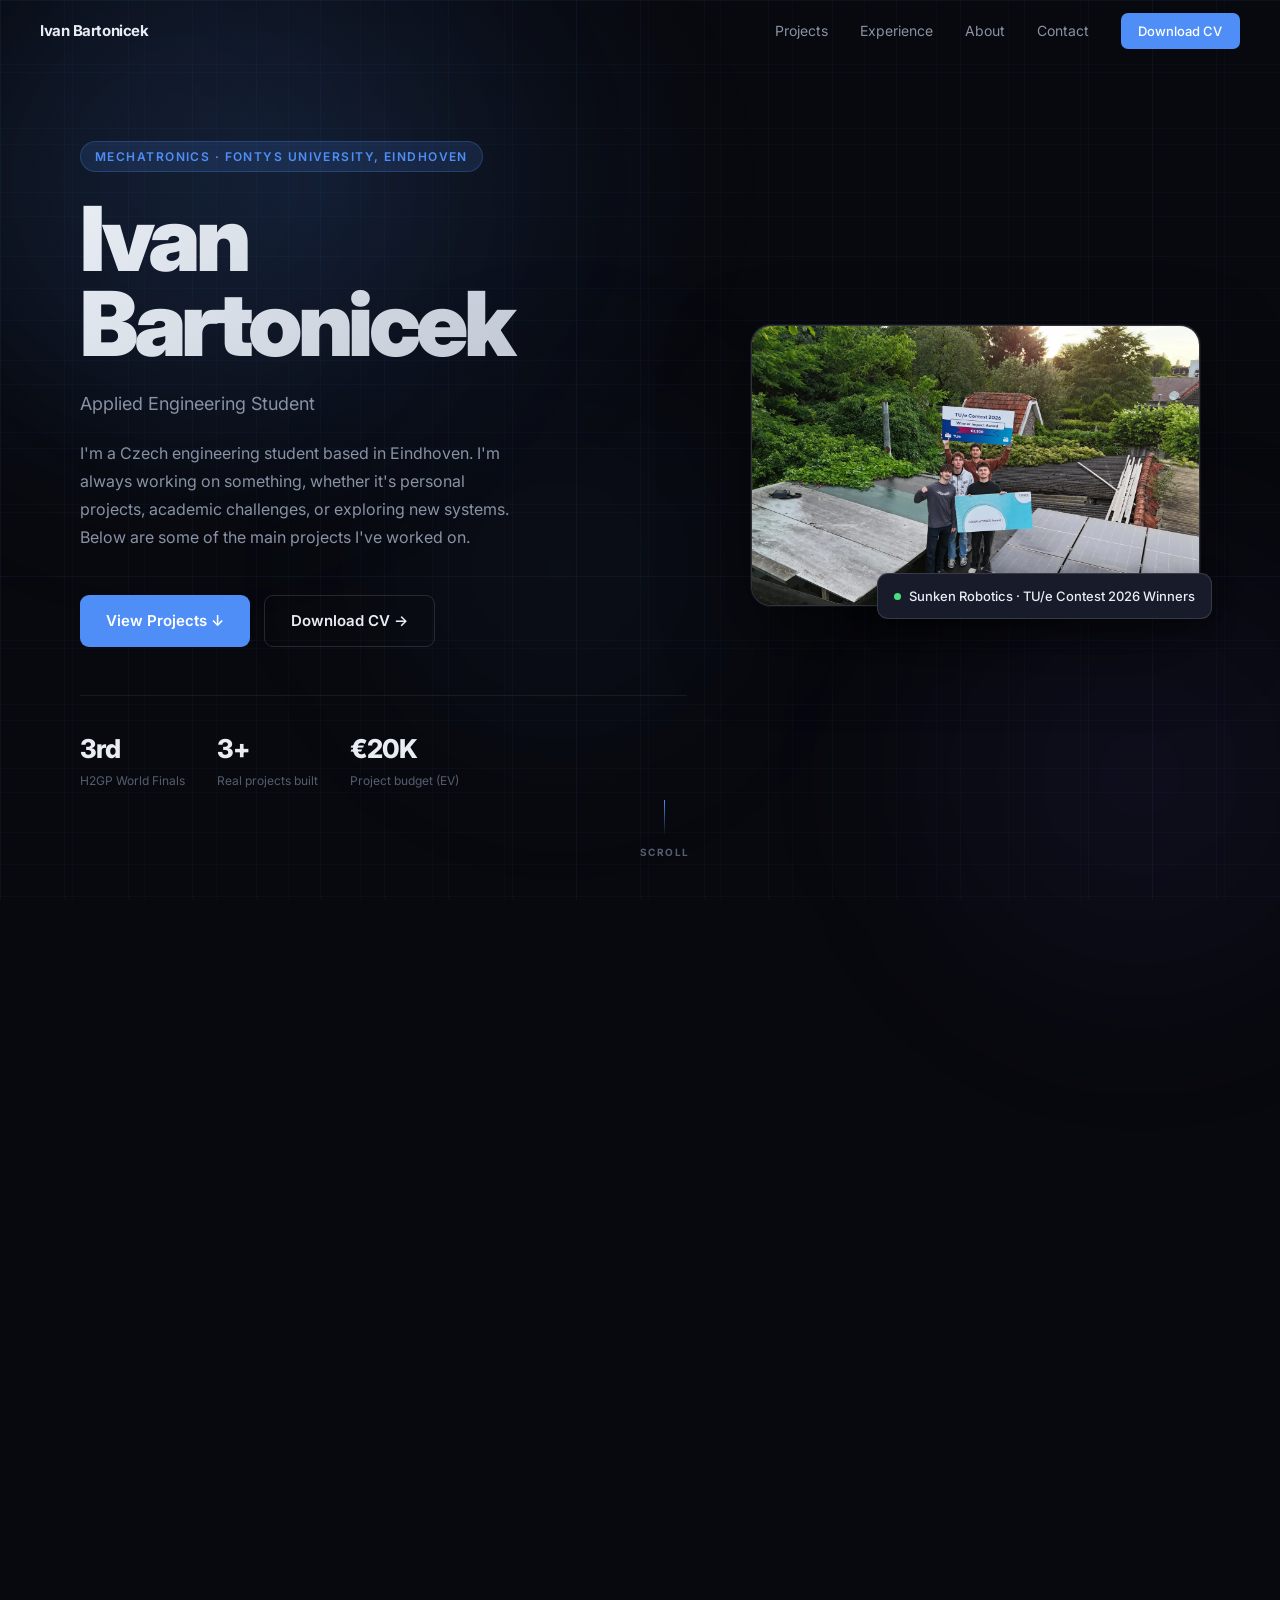
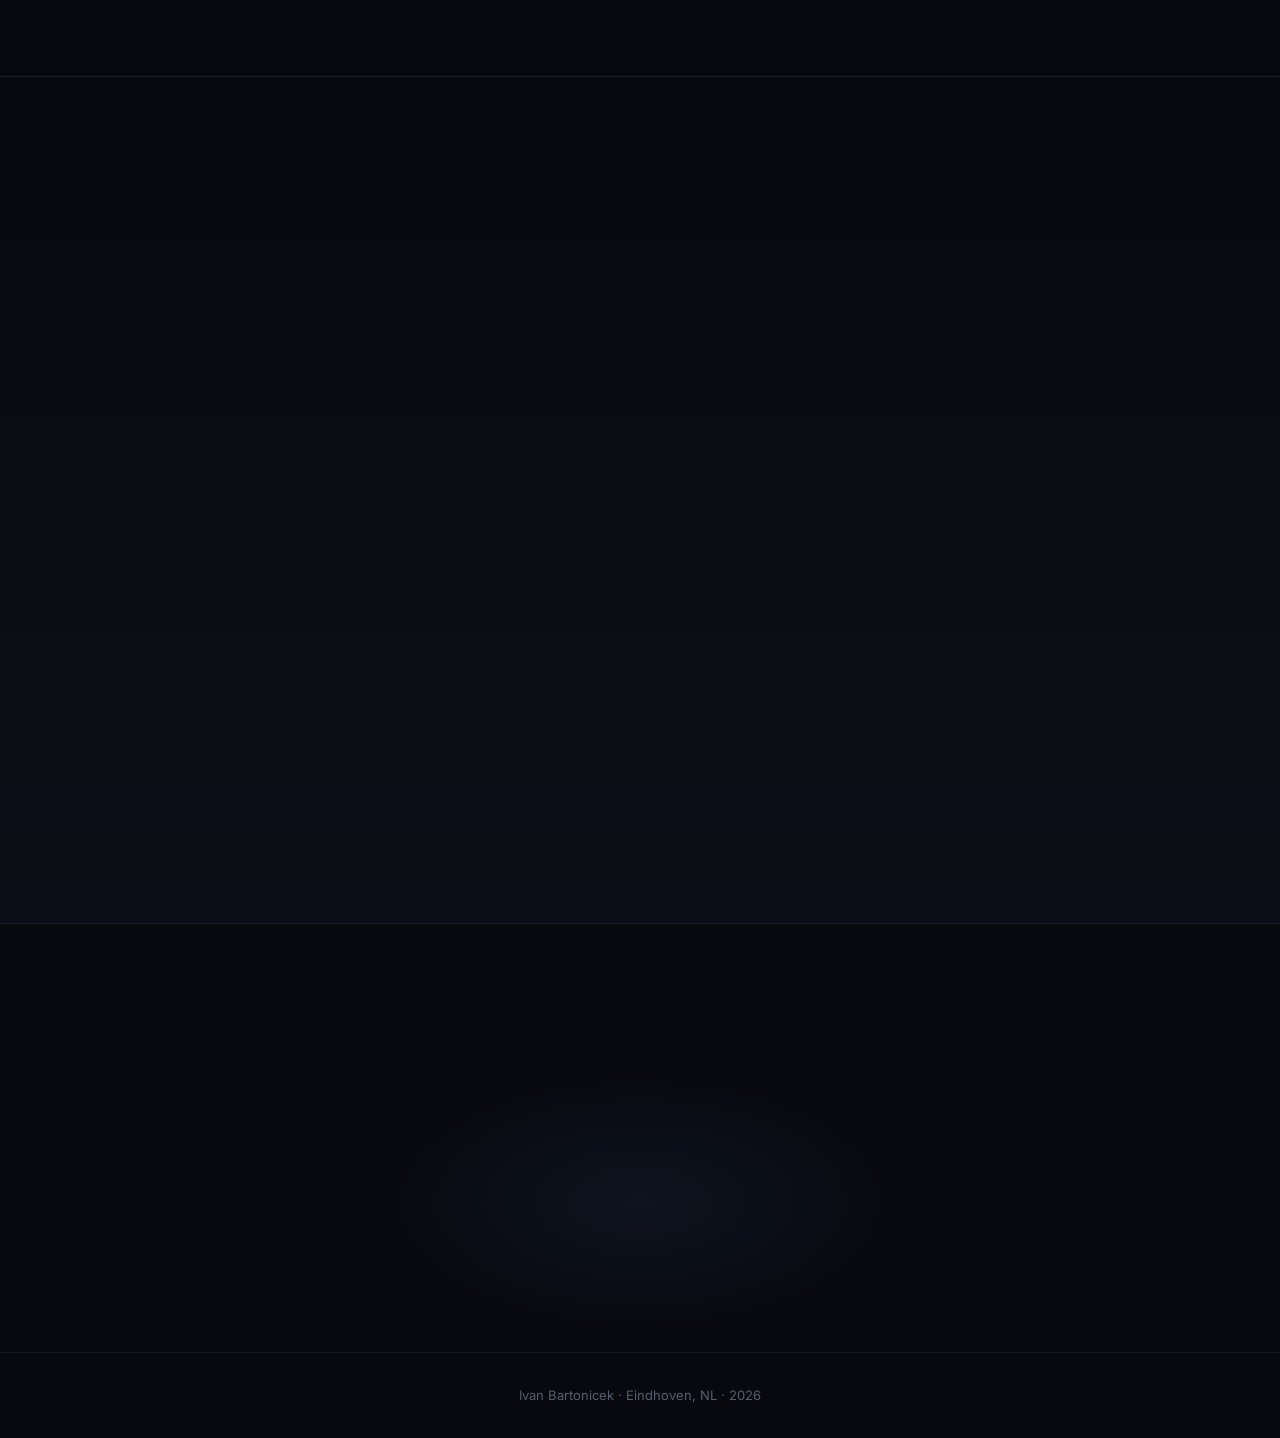
<file: index.html>
<!DOCTYPE html>
<html lang="en">
<head>
  <meta charset="UTF-8">
  <meta name="viewport" content="width=device-width, initial-scale=1.0">
  <title>Ivan Bartonicek | Mechatronics Engineer</title>
  <meta name="description" content="Czech mechatronics student based in Eindhoven. Building real machines: hydrogen RC cars, robotic arms, and EV chassis. H2GP World Finals, Forbes featured.">
  <link rel="stylesheet" href="style.css?v=16">
  <link rel="preconnect" href="https://fonts.googleapis.com">
  <link rel="preconnect" href="https://fonts.gstatic.com" crossorigin>
  <link href="https://fonts.googleapis.com/css2?family=Inter:ital,opsz,wght@0,14..32,300..900;1,14..32,300..900&display=swap" rel="stylesheet">
</head>
<body>

  <!-- Background: fixed grid + parallax orbs -->
  <div class="page-grid"></div>
  <div class="bg-orb bg-orb-1"></div>
  <div class="bg-orb bg-orb-2"></div>
  <div class="bg-orb bg-orb-3"></div>

  <nav id="nav">
    <a href="index.html" class="nav-logo">Ivan Bartonicek</a>
    <div class="nav-links">
      <a href="#projects" class="hide-sm">Projects</a>
      <a href="#employment" class="hide-sm">Experience</a>
      <a href="#about" class="hide-sm">About</a>
      <a href="#contact">Contact</a>
      <a href="cv.pdf" download class="nav-cta">Download CV</a>
    </div>
  </nav>

  <!-- ─ Hero ─────────────────────────── -->
  <section class="hero" id="hero">
    <div class="container">
      <div class="hero-inner">
        <div>
          <span class="hero-eyebrow">Mechatronics · Fontys University, Eindhoven</span>
          <h1 class="hero-name">Ivan<br>Bartonicek</h1>
          <p class="hero-subtitle">Applied Engineering Student</p>
          <p class="hero-desc">I'm a Czech engineering student based in Eindhoven. I'm always working on something, whether it's personal projects, academic challenges, or exploring new systems. Below are some of the main projects I've worked on.</p>
          <div class="hero-actions">
            <a href="#projects" class="btn-primary">View Projects ↓</a>
            <a href="cv.pdf" download class="btn-secondary">Download CV →</a>
          </div>
          <div class="hero-stats">
            <div>
              <div class="hstat-num">3rd</div>
              <div class="hstat-label">H2GP World Finals</div>
            </div>
            <div>
              <div class="hstat-num">3+</div>
              <div class="hstat-label">Real projects built</div>
            </div>
            <div>
              <div class="hstat-num">€20K</div>
              <div class="hstat-label">Project budget (EV)</div>
            </div>
          </div>
        </div>
        <div class="hero-image-wrap" style="position:relative;">
          <div class="hero-image-inner">
            <img src="images/sunken-team.jpg" alt="Sunken Robotics team with the TU/e Contest 2026 awards" style="aspect-ratio:16/10;object-fit:cover;display:block;">
          </div>
          <div class="hero-img-badge">
            <span class="badge-dot"></span>
            <span class="badge-text">Sunken Robotics · TU/e Contest 2026 Winners</span>
          </div>
        </div>
      </div>
    </div>
    <div class="scroll-indicator">
      <div class="scroll-indicator-line"></div>
      <span>scroll</span>
    </div>
  </section>

  <!-- ─ Projects ──────────────────────── -->
  <section class="projects" id="projects">
    <div class="container">
      <div class="projects-header reveal">
        <p class="section-label">Featured Work</p>
        <h2 class="section-title">Projects</h2>
        <p class="section-subtitle">I enjoy tackling challenges head-on and pushing myself to understand how new systems work. These projects are a result of that mindset.</p>
      </div>
      <div class="projects-list">

        <a href="sunken.html" class="project-row">
          <div class="project-row-image">
            <img src="images/sunken-award.jpg" alt="Sunken Robotics, TU/e Contest 2026 awards">
          </div>
          <div class="project-row-body">
            <div class="project-row-meta">
              <span class="project-row-num">01</span>
              <div class="card-tags">
                <span class="tag">Startup</span>
                <span class="tag">Underwater Robotics</span>
                <span class="tag">Docking Station</span>
                <span class="tag">Structural Design</span>
              </div>
            </div>
            <h3 class="project-row-title">Sunken Robotics</h3>
            <p class="project-row-desc">Co-founded startup building a docking station for autonomous underwater inspection drones. Won the Impact Award and GROW @TWICE Award at the TU/e Contest 2026 and now designing the first prototype.</p>
            <span class="card-link">View Project →</span>
          </div>
        </a>

        <a href="torpedo.html" class="project-row">
          <div class="project-row-image">
            <img src="images/torpedo-full.png" alt="Torpedo Kid EV Chassis">
          </div>
          <div class="project-row-body">
            <div class="project-row-meta">
              <span class="project-row-num">02</span>
              <div class="card-tags">
                <span class="tag">Electric Vehicle</span>
                <span class="tag">Chassis Design</span>
                <span class="tag">FEA</span>
                <span class="tag">Battery Packaging</span>
              </div>
            </div>
            <h3 class="project-row-title">Torpedo Kid EV Chassis</h3>
            <p class="project-row-desc">Mid-frame and battery integration for a road-legal EV. €20K budget with industry partners EV Europe and 247TailorSteel. FEA validation ongoing.</p>
            <span class="card-link">View Project →</span>
          </div>
        </a>

        <a href="arm.html" class="project-row">
          <div class="project-row-image">
            <img src="images/torpedo-fea.png" alt="Mechanical Arm, FEA analysis">
          </div>
          <div class="project-row-body">
            <div class="project-row-meta">
              <span class="project-row-num">03</span>
              <div class="card-tags">
                <span class="tag">Robotics</span>
                <span class="tag">6-DoF</span>
                <span class="tag">SolidWorks</span>
                <span class="tag">FEA</span>
              </div>
            </div>
            <h3 class="project-row-title">Mechanical Arm & Gripper</h3>
            <p class="project-row-desc">6-DoF robotic arm for the SIM3 project. Stepper motor integration, FEA-validated structure, and custom aluminium fabrication, from concept through to final build.</p>
            <span class="card-link">View Project →</span>
          </div>
        </a>

        <a href="h2gp.html" class="project-row">
          <div class="project-row-image">
            <img src="images/h2gp-worldfinal.jpg" alt="H2GP World Final 2023, Las Vegas">
          </div>
          <div class="project-row-body">
            <div class="project-row-meta">
              <span class="project-row-num">04</span>
              <div class="card-tags">
                <span class="tag">Hydrogen Systems</span>
                <span class="tag">Thermal Design</span>
                <span class="tag">Forbes Featured</span>
              </div>
            </div>
            <h3 class="project-row-title">H2GP Hydrogen RC Car</h3>
            <p class="project-row-desc">Hydrogen-powered RC race car. Competed at the H2GP World Finals in Las Vegas, placing 3rd out of 12 teams. Featured in Forbes Czech Republic.</p>
            <span class="card-link">View Project →</span>
          </div>
        </a>

      </div>
    </div>
  </section>

  <!-- ─ Employment ────────────────────── -->
  <section class="employment" id="employment">
    <div class="container">
      <div class="employment-header reveal">
        <p class="section-label">Experience</p>
        <h2 class="section-title">Current Employment</h2>
      </div>

      <div class="emp-card reveal">
        <div class="emp-meta">
          <div class="emp-logo-img"><img src="images/rcr-logo.png" alt="red cable robots logo"></div>
          <div>
            <div class="emp-company">red cable robots GmbH</div>
            <div class="emp-location">Duisburg, Germany · Sep 2026 to Present</div>
          </div>
          <div class="emp-role-badge">Junior Engineer</div>
        </div>

        <div class="emp-body">
          <div class="emp-content">
            <p>Junior engineer at red cable robots, a spin-off of the Mechatronics Department at the University of Duisburg-Essen building industrial cable-driven parallel robots, with a current focus on fully integrated, AI-supported pallet placement cells for warehouses. My assignment spans mechanical and electrical design, with the goal of optimising a component of the robot (details confidential).</p>

            <div class="emp-work-areas">
              <div class="emp-area">
                <div class="emp-area-title">Mechanical Design</div>
                <ul class="emp-list">
                  <li>Redesigning and optimising a robot component for performance and manufacturability</li>
                  <li>CAD modelling and FEA-driven design iterations</li>
                  <li>Working closely with the engineering team on integration into the robot platform</li>
                </ul>
              </div>
              <div class="emp-area">
                <div class="emp-area-title">Electrical Design</div>
                <ul class="emp-list">
                  <li>Electrical design and integration for the optimised component</li>
                  <li>Aligning mechanical and electrical requirements into one design</li>
                </ul>
              </div>
            </div>

            <div class="emp-tags">
              <span class="tag">Mechanical Design</span>
              <span class="tag">Electrical Design</span>
              <span class="tag">CAD</span>
              <span class="tag">FEA</span>
              <span class="tag">Cable Robots</span>
              <span class="tag">Optimisation</span>
            </div>
          </div>

          <div class="emp-images">
            <div class="emp-img-wrap">
              <img src="images/rcr-cell.webp" alt="red cable robots pallet placement cell" class="emp-img contain">
              <div class="emp-img-note">
                <span class="emp-note-icon">!</span>
                <span>Company render: red cable robots pallet placement cell</span>
              </div>
            </div>
            <div class="emp-img-wrap">
              <img src="images/rcr-fea.jpg" alt="FEA von Mises stress study" class="emp-img contain">
              <div class="emp-img-note">
                <span class="emp-note-icon">!</span>
                <span>Illustrative, not the confidential component</span>
              </div>
            </div>
          </div>
        </div>
      </div>

      <div class="employment-subheader reveal">
        <h3 class="emp-sub-title">Past Employment</h3>
      </div>

      <div class="emp-card reveal">
        <div class="emp-meta">
          <div class="emp-logo">IT</div>
          <div>
            <div class="emp-company">CETIN a.s.</div>
            <div class="emp-location">Prague, Czechia · Jul 2025 to Jun 2026</div>
          </div>
          <div class="emp-role-badge">IT Analyst Intern</div>
        </div>

        <div class="emp-body">
          <div class="emp-content">
            <p>Working at one of the Czech Republic's largest telecommunications infrastructure companies, analysing network data and evaluating warehouse automation as part of a dual-track internship across GIS planning and logistics systems.</p>

            <div class="emp-work-areas">
              <div class="emp-area">
                <div class="emp-area-title">GIS & Network Analysis</div>
                <ul class="emp-list">
                  <li>Analysed planned fibre-optic network polygons for profitability using GIS, SQL, Python, and Excel</li>
                  <li>Collaborated with the planning department to adjust network designs based on data findings</li>
                  <li>Built spatial data pipelines to support infrastructure decision-making</li>
                </ul>
              </div>
              <div class="emp-area">
                <div class="emp-area-title">ASRS & Warehouse Automation</div>
                <ul class="emp-list">
                  <li>Evaluated the potential implementation of an Automated Storage and Retrieval System (ASRS)</li>
                  <li>Conducted on-site warehouse visits and analysed material flow and storage challenges</li>
                  <li>Researched ASRS solutions and developed a full business case for implementation</li>
                </ul>
              </div>
            </div>

            <div class="emp-tags">
              <span class="tag">Python</span>
              <span class="tag">SQL</span>
              <span class="tag">GIS</span>
              <span class="tag">Excel</span>
              <span class="tag">ASRS</span>
              <span class="tag">Data Analysis</span>
            </div>
          </div>

          <div class="emp-images">
            <div class="emp-img-wrap">
              <img src="images/cetin-wgis.jpg" alt="GIS network analysis, fibre optic planning" class="emp-img">
              <div class="emp-img-note">
                <span class="emp-note-icon">!</span>
                <span>Illustrative, not actual CETIN data</span>
              </div>
            </div>
            <div class="emp-img-wrap">
              <img src="images/cetin-asrs.jpg" alt="Automated Storage and Retrieval System (ASRS)" class="emp-img">
              <div class="emp-img-note">
                <span class="emp-note-icon">!</span>
                <span>Illustrative, not actual CETIN facility</span>
              </div>
            </div>
          </div>
        </div>
      </div>

    </div>
  </section>

  <!-- ─ About & Skills ────────────────── -->
  <section class="about" id="about">
    <div class="container">
      <div class="about-inner">

        <div class="about-photo-col reveal">
          <img src="images/ivan.jpg" alt="Ivan Bartonicek" class="about-photo">
        </div>

        <div class="about-text reveal">
          <p class="section-label">About</p>
          <h2 class="section-title">Who I am</h2>
          <p>Czech engineering student from Prague, studying Mechatronics at Fontys University of Applied Sciences in Eindhoven. I build things that move, from hydrogen fuel cell cars to robotic arms to electric vehicle chassis.</p>
          <p>Currently working as a Junior Engineer at red cable robots in Duisburg, on mechanical and electrical design for industrial cable robots. Previously interned as an IT Analyst at CETIN using Python, SQL, and GIS for telecom infrastructure analysis. CSWP-certified SolidWorks user, captain's license holder, and advanced scuba diver.</p>
          <div class="stats-row">
            <div>
              <div class="stat-num">3rd</div>
              <div class="stat-label">H2GP World Finals, Las Vegas</div>
            </div>
            <div>
              <div class="stat-num">CSWP</div>
              <div class="stat-label">SolidWorks Certified</div>
            </div>
            <div>
              <div class="stat-num">IB</div>
              <div class="stat-label">Diploma, Prague</div>
            </div>
          </div>
        </div>

        <div class="reveal">
          <p class="section-label">Skills</p>
          <div class="skills-group">
            <div class="skills-group-label">Engineering & CAD</div>
            <div class="skills-chips">
              <span class="skill-chip">SolidWorks (CSWP)</span>
              <span class="skill-chip">Onshape</span>
              <span class="skill-chip">FEA Analysis</span>
              <span class="skill-chip">Structural Analysis</span>
              <span class="skill-chip">Thermal Design</span>
            </div>
          </div>
          <div class="skills-group">
            <div class="skills-group-label">Programming</div>
            <div class="skills-chips">
              <span class="skill-chip">Python</span>
              <span class="skill-chip">C++</span>
              <span class="skill-chip">SQL</span>
              <span class="skill-chip">MATLAB / Simulink</span>
              <span class="skill-chip">LabVIEW</span>
            </div>
          </div>
          <div class="skills-group">
            <div class="skills-group-label">Hardware & Tools</div>
            <div class="skills-chips">
              <span class="skill-chip">Arduino</span>
              <span class="skill-chip">Raspberry Pi</span>
              <span class="skill-chip">Siemens TIA Portal</span>
              <span class="skill-chip">GitLab</span>
              <span class="skill-chip">GIS</span>
            </div>
          </div>
          <div class="skills-group">
            <div class="skills-group-label">Languages</div>
            <div class="skills-chips">
              <span class="skill-chip">English: Fluent</span>
              <span class="skill-chip">Czech: Native</span>
            </div>
          </div>
        </div>

      </div>
    </div>
  </section>

  <!-- ─ Contact ────────────────────────── -->
  <section class="contact" id="contact">
    <div class="container reveal">
      <p class="section-label">Contact</p>
      <h2 class="section-title">Get in touch</h2>
      <p class="section-subtitle">Open to co-op positions, internships, and engineering collaborations.</p>
      <div class="contact-links">
        <a href="mailto:ivanbartonicek18@gmail.com" class="contact-link">
          <svg width="15" height="15" fill="none" stroke="currentColor" stroke-width="2" viewBox="0 0 24 24"><rect x="2" y="4" width="20" height="16" rx="2"/><path d="m22 7-8.97 5.7a1.94 1.94 0 0 1-2.06 0L2 7"/></svg>
          ivanbartonicek18@gmail.com
        </a>
        <a href="https://www.linkedin.com/in/ivan-bartonicek" target="_blank" rel="noopener" class="contact-link">
          <svg width="15" height="15" fill="currentColor" viewBox="0 0 24 24"><path d="M16 8a6 6 0 0 1 6 6v7h-4v-7a2 2 0 0 0-4 0v7h-4v-7a6 6 0 0 1 6-6z"/><rect x="2" y="9" width="4" height="12"/><circle cx="4" cy="4" r="2"/></svg>
          LinkedIn
        </a>
        <a href="tel:+420724075117" class="contact-link">
          <svg width="15" height="15" fill="none" stroke="currentColor" stroke-width="2" viewBox="0 0 24 24"><path d="M22 16.92v3a2 2 0 0 1-2.18 2 19.79 19.79 0 0 1-8.63-3.07A19.5 19.5 0 0 1 4.69 12a19.79 19.79 0 0 1-3.07-8.67A2 2 0 0 1 3.6 1.3h3a2 2 0 0 1 2 1.72 12.84 12.84 0 0 0 .7 2.81 2 2 0 0 1-.45 2.11L7.91 9a16 16 0 0 0 6 6l1.06-.91a2 2 0 0 1 2.11-.45 12.84 12.84 0 0 0 2.81.7A2 2 0 0 1 22 16.92z"/></svg>
          +420 724 075 117
        </a>
        <a href="cv.pdf" download class="contact-link">
          <svg width="15" height="15" fill="none" stroke="currentColor" stroke-width="2" viewBox="0 0 24 24"><path d="M21 15v4a2 2 0 0 1-2 2H5a2 2 0 0 1-2-2v-4"/><polyline points="7 10 12 15 17 10"/><line x1="12" y1="15" x2="12" y2="3"/></svg>
          Download CV
        </a>
      </div>
    </div>
  </section>

  <footer>
    <div class="container">Ivan Bartonicek · Eindhoven, NL · 2026</div>
  </footer>

  <script>
    // ── Sticky nav + parallax
    const nav = document.getElementById('nav');
    const scrollIndicator = document.querySelector('.scroll-indicator');
    const orb1 = document.querySelector('.bg-orb-1');
    const orb2 = document.querySelector('.bg-orb-2');
    const orb3 = document.querySelector('.bg-orb-3');
    const pageGrid = document.querySelector('.page-grid');

    window.addEventListener('scroll', () => {
      const y = window.scrollY;
      nav.classList.toggle('scrolled', y > 20);
      document.documentElement.style.setProperty('--parallax-y', (y * 0.12) + 'px');
      if (scrollIndicator) scrollIndicator.style.opacity = y > 100 ? '0' : '1';
      // Orbs move at different speeds, creates depth
      if (orb1) orb1.style.transform = `translateY(${y * 0.18}px)`;
      if (orb2) orb2.style.transform = `translateY(${y * -0.1}px)`;
      if (orb3) orb3.style.transform = `translateY(${y * 0.13}px)`;
      if (pageGrid) pageGrid.style.transform = `translateY(${y * 0.05}px)`;
    }, { passive: true });

    // ── Scroll reveal (both directions)
    const revealObserver = new IntersectionObserver((entries) => {
      entries.forEach(e => {
        e.target.classList.toggle('visible', e.isIntersecting);
      });
    }, { threshold: 0.08 });

    document.querySelectorAll('.reveal').forEach(el => revealObserver.observe(el));

    // ── Project rows: directional slide-in
    const projectObserver = new IntersectionObserver((entries) => {
      entries.forEach(e => {
        e.target.classList.toggle('in-view', e.isIntersecting);
      });
    }, { threshold: 0.12 });

    document.querySelectorAll('.project-row').forEach(row => projectObserver.observe(row));

    // ── Other images: fade + rise
    const imgObserver = new IntersectionObserver((entries) => {
      entries.forEach(e => {
        e.target.classList.toggle('img-visible', e.isIntersecting);
      });
    }, { threshold: 0.1 });

    document.querySelectorAll('.about-photo, .hero-image-inner img').forEach(img => {
      img.classList.add('img-reveal');
      imgObserver.observe(img);
    });
  </script>

</body>
</html>
</file>
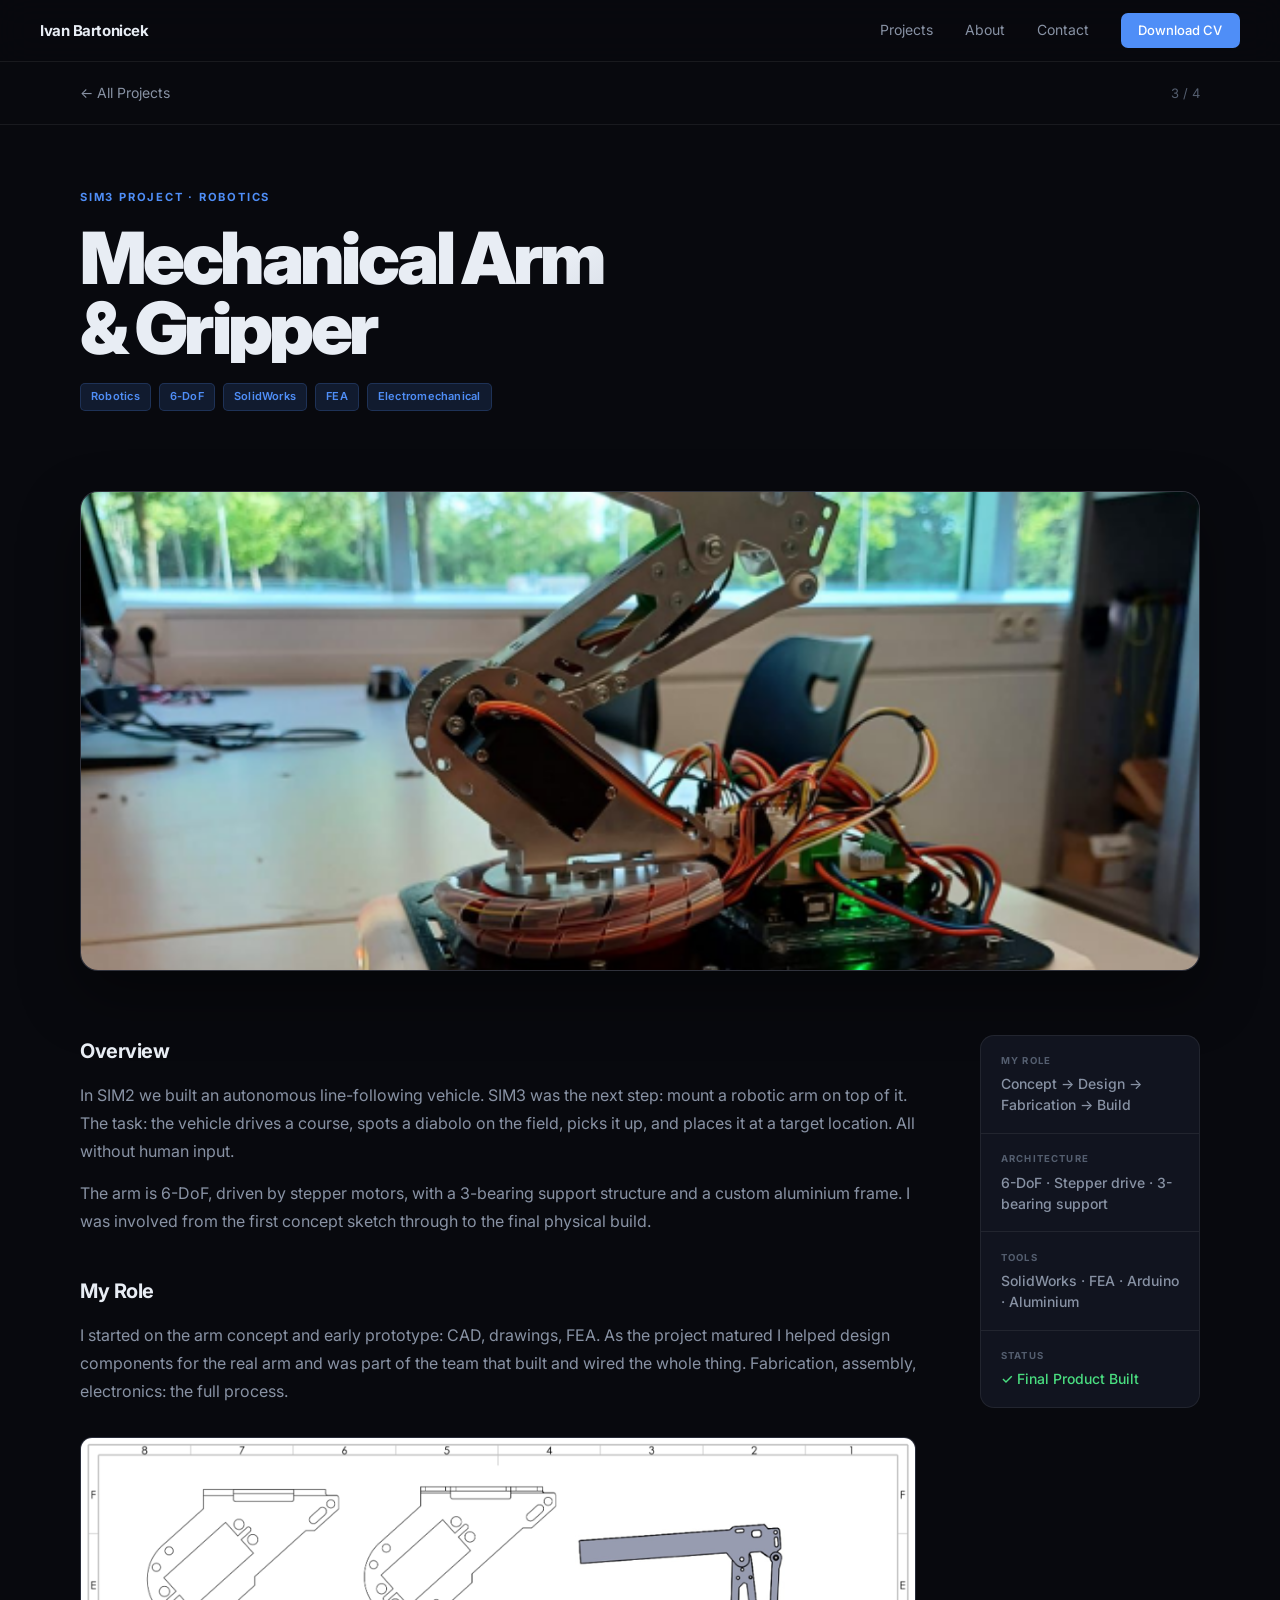
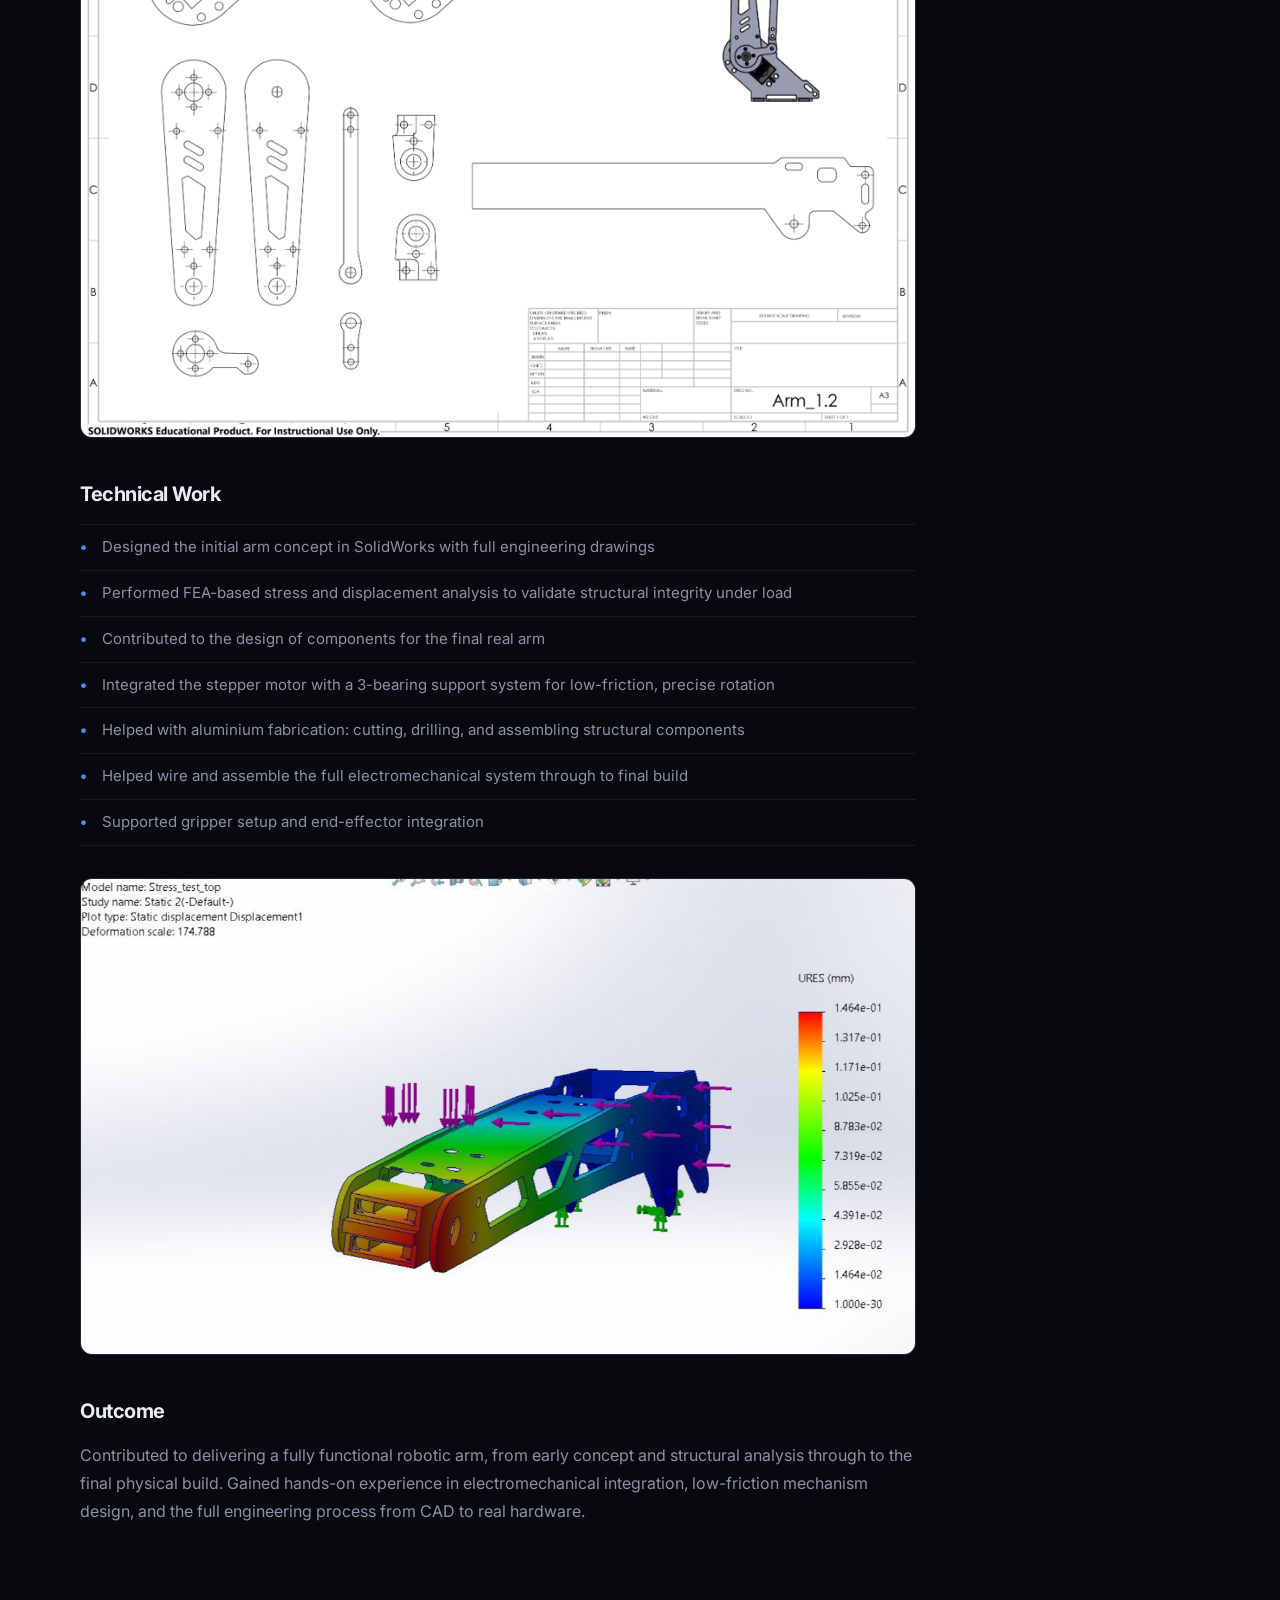
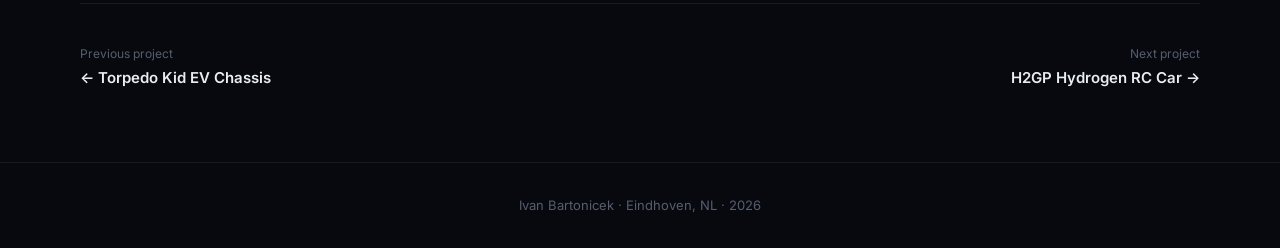
<file: arm.html>
<!DOCTYPE html>
<html lang="en">
<head>
  <meta charset="UTF-8">
  <meta name="viewport" content="width=device-width, initial-scale=1.0">
  <title>Mechanical Arm & Gripper | Ivan Bartonicek</title>
  <link rel="stylesheet" href="style.css?v=16">
  <link rel="preconnect" href="https://fonts.googleapis.com">
  <link rel="preconnect" href="https://fonts.gstatic.com" crossorigin>
  <link href="https://fonts.googleapis.com/css2?family=Inter:ital,opsz,wght@0,14..32,300..900;1,14..32,300..900&display=swap" rel="stylesheet">
</head>
<body>
  <nav id="nav" class="scrolled">
    <a href="index.html" class="nav-logo">Ivan Bartonicek</a>
    <div class="nav-links">
      <a href="index.html#projects" class="hide-sm">Projects</a>
      <a href="index.html#about" class="hide-sm">About</a>
      <a href="index.html#contact">Contact</a>
      <a href="cv.pdf" download class="nav-cta">Download CV</a>
    </div>
  </nav>

  <div class="project-nav-bar">
    <div class="container">
      <div class="project-nav-inner">
        <a href="index.html#projects" class="back-link">← All Projects</a>
        <span class="project-count">3 / 4</span>
      </div>
    </div>
  </div>

  <section class="project-hero-section">
    <div class="container">
      <p class="project-eyebrow">SIM3 Project · Robotics</p>
      <h1 class="project-title">Mechanical Arm<br>& Gripper</h1>
      <div class="project-tags">
        <span class="tag">Robotics</span>
        <span class="tag">6-DoF</span>
        <span class="tag">SolidWorks</span>
        <span class="tag">FEA</span>
        <span class="tag">Electromechanical</span>
      </div>
    </div>
  </section>

  <div class="container">
    <img src="images/arm-robot.png" alt="Mechanical arm and gripper prototype" class="project-cover">

    <div class="project-page-body">
      <div class="project-content-full">
        <h2>Overview</h2>
        <p>In SIM2 we built an autonomous line-following vehicle. SIM3 was the next step: mount a robotic arm on top of it. The task: the vehicle drives a course, spots a diabolo on the field, picks it up, and places it at a target location. All without human input.</p>
        <p>The arm is 6-DoF, driven by stepper motors, with a 3-bearing support structure and a custom aluminium frame. I was involved from the first concept sketch through to the final physical build.</p>

        <h2>My Role</h2>
        <p>I started on the arm concept and early prototype: CAD, drawings, FEA. As the project matured I helped design components for the real arm and was part of the team that built and wired the whole thing. Fabrication, assembly, electronics: the full process.</p>

        <img src="images/arm-drawing.png" alt="SolidWorks engineering drawing" class="content-image contain">

        <h2>Technical Work</h2>
        <ul>
          <li>Designed the initial arm concept in SolidWorks with full engineering drawings</li>
          <li>Performed FEA-based stress and displacement analysis to validate structural integrity under load</li>
          <li>Contributed to the design of components for the final real arm</li>
          <li>Integrated the stepper motor with a 3-bearing support system for low-friction, precise rotation</li>
          <li>Helped with aluminium fabrication: cutting, drilling, and assembling structural components</li>
          <li>Helped wire and assemble the full electromechanical system through to final build</li>
          <li>Supported gripper setup and end-effector integration</li>
        </ul>

        <img src="images/torpedo-fea.png" alt="SolidWorks FEA, static displacement analysis" class="content-image">

        <h2>Outcome</h2>
        <p>Contributed to delivering a fully functional robotic arm, from early concept and structural analysis through to the final physical build. Gained hands-on experience in electromechanical integration, low-friction mechanism design, and the full engineering process from CAD to real hardware.</p>
      </div>

      <div class="project-stats-strip">
        <div class="pstat">
          <div class="pstat-label">My Role</div>
          <div class="pstat-value">Concept → Design → Fabrication → Build</div>
        </div>
        <div class="pstat">
          <div class="pstat-label">Architecture</div>
          <div class="pstat-value">6-DoF · Stepper drive · 3-bearing support</div>
        </div>
        <div class="pstat">
          <div class="pstat-label">Tools</div>
          <div class="pstat-value">SolidWorks · FEA · Arduino · Aluminium</div>
        </div>
        <div class="pstat">
          <div class="pstat-label">Status</div>
          <div class="pstat-value pstat-green">✓ Final Product Built</div>
        </div>
      </div>
    </div>

    <div class="project-pagination">
      <a href="torpedo.html" class="page-link">
        <span class="page-link-label">Previous project</span>
        <span class="page-link-name">← Torpedo Kid EV Chassis</span>
      </a>
      <a href="h2gp.html" class="page-link" style="text-align:right">
        <span class="page-link-label">Next project</span>
        <span class="page-link-name">H2GP Hydrogen RC Car →</span>
      </a>
    </div>
  </div>

  <footer>
    <div class="container">Ivan Bartonicek · Eindhoven, NL · 2026</div>
  </footer>
</body>
</html>
</file>
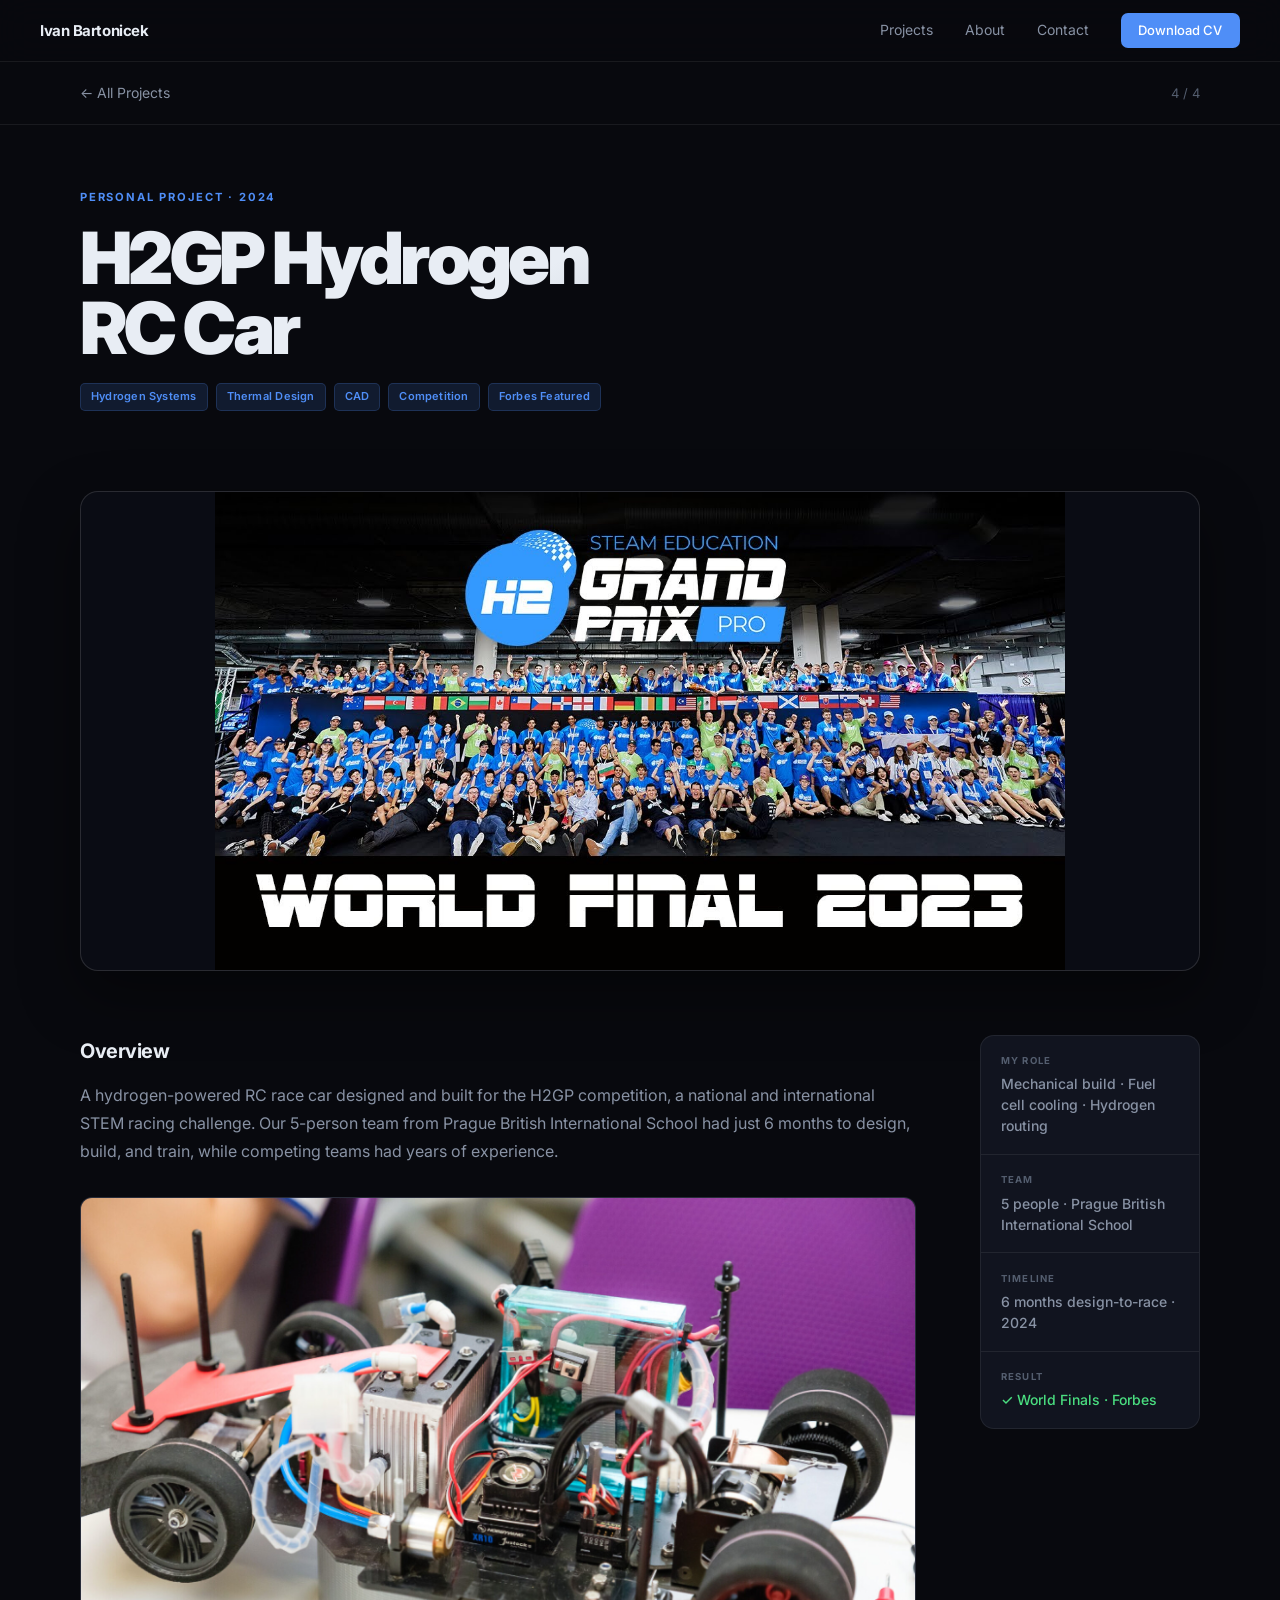
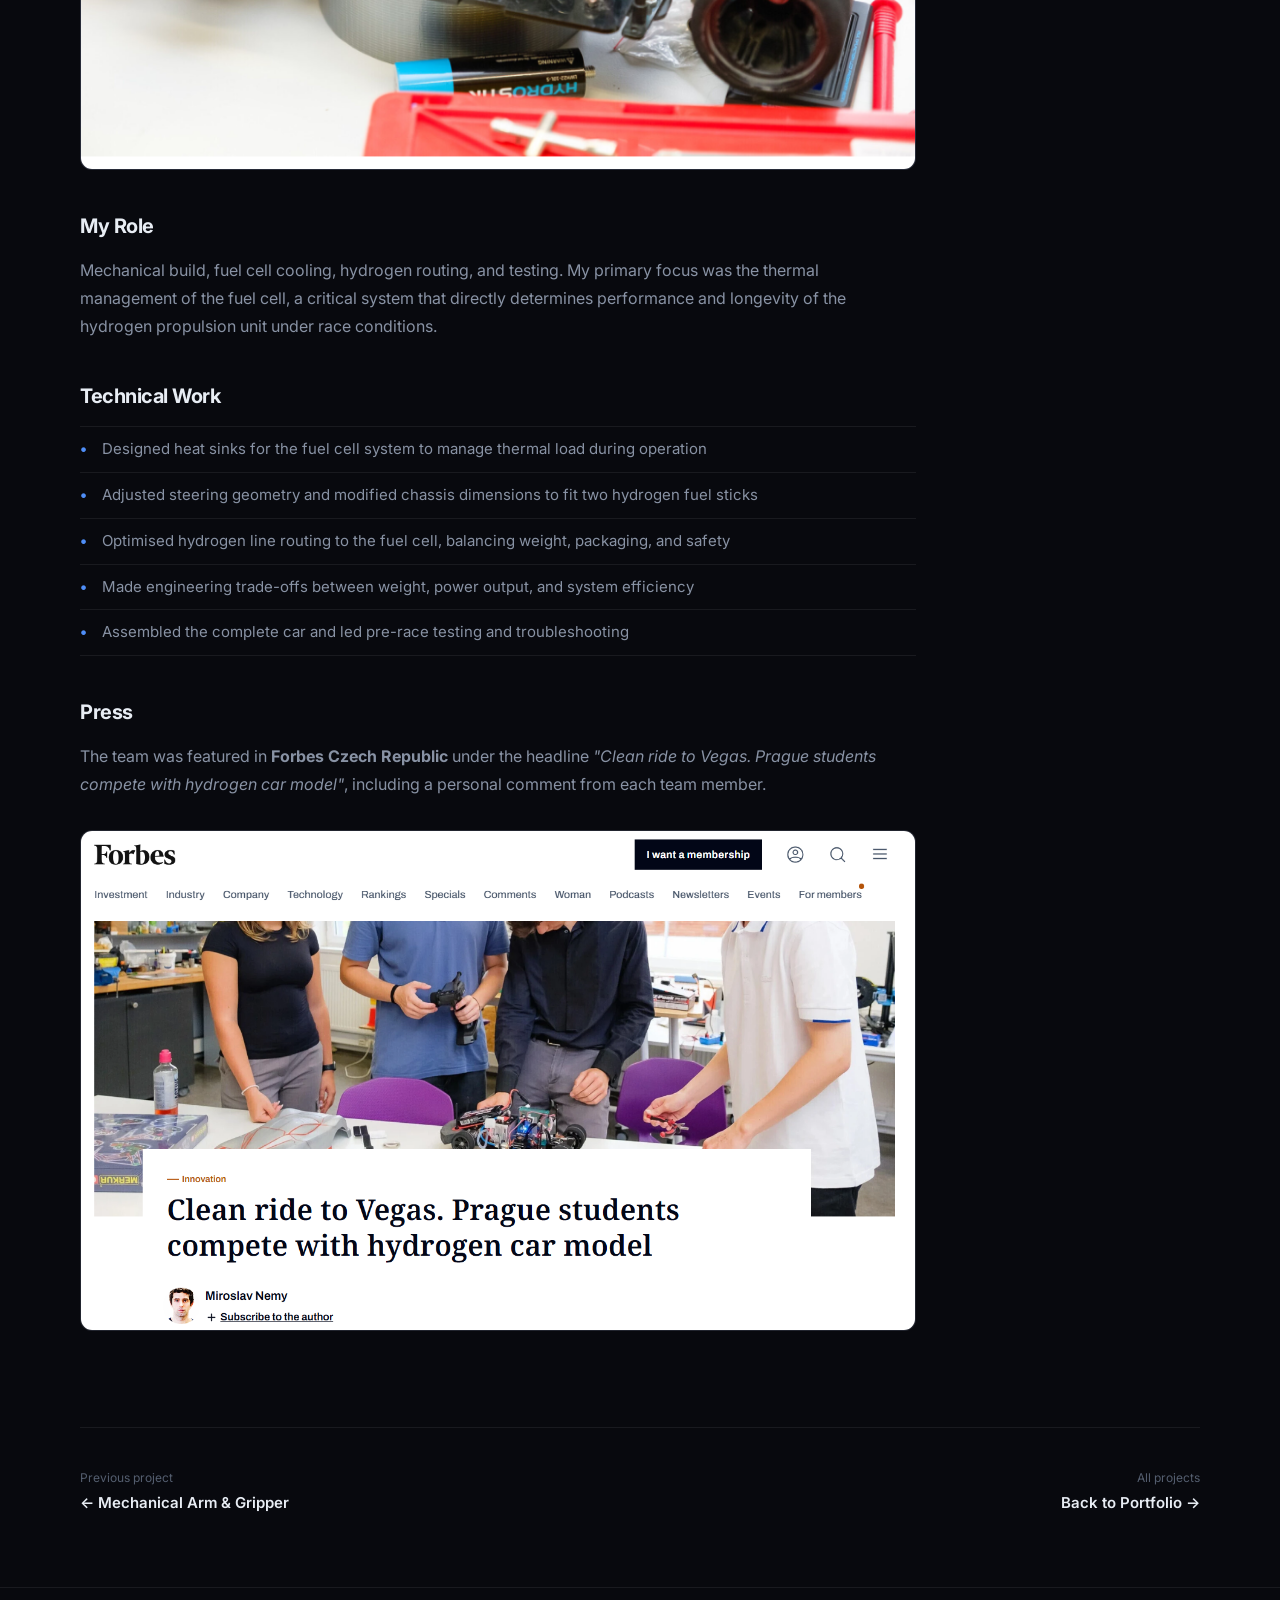
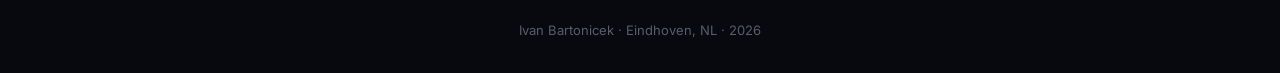
<file: h2gp.html>
<!DOCTYPE html>
<html lang="en">
<head>
  <meta charset="UTF-8">
  <meta name="viewport" content="width=device-width, initial-scale=1.0">
  <title>H2GP Hydrogen RC Car | Ivan Bartonicek</title>
  <link rel="stylesheet" href="style.css?v=16">
  <link rel="preconnect" href="https://fonts.googleapis.com">
  <link rel="preconnect" href="https://fonts.gstatic.com" crossorigin>
  <link href="https://fonts.googleapis.com/css2?family=Inter:ital,opsz,wght@0,14..32,300..900;1,14..32,300..900&display=swap" rel="stylesheet">
</head>
<body>
  <nav id="nav" class="scrolled">
    <a href="index.html" class="nav-logo">Ivan Bartonicek</a>
    <div class="nav-links">
      <a href="index.html#projects" class="hide-sm">Projects</a>
      <a href="index.html#about" class="hide-sm">About</a>
      <a href="index.html#contact">Contact</a>
      <a href="cv.pdf" download class="nav-cta">Download CV</a>
    </div>
  </nav>

  <div class="project-nav-bar">
    <div class="container">
      <div class="project-nav-inner">
        <a href="index.html#projects" class="back-link">← All Projects</a>
        <span class="project-count">4 / 4</span>
      </div>
    </div>
  </div>

  <section class="project-hero-section">
    <div class="container">
      <p class="project-eyebrow">Personal Project · 2024</p>
      <h1 class="project-title">H2GP Hydrogen<br>RC Car</h1>
      <div class="project-tags">
        <span class="tag">Hydrogen Systems</span>
        <span class="tag">Thermal Design</span>
        <span class="tag">CAD</span>
        <span class="tag">Competition</span>
        <span class="tag">Forbes Featured</span>
      </div>
    </div>
  </section>

  <div class="container">
    <img src="images/h2gp-worldfinal.jpg" alt="H2GP World Final 2023, Las Vegas" class="project-cover" style="object-fit:contain; background:#0a0c14;">

    <div class="project-page-body">
      <div class="project-content-full">
        <h2>Overview</h2>
        <p>A hydrogen-powered RC race car designed and built for the H2GP competition, a national and international STEM racing challenge. Our 5-person team from Prague British International School had just 6 months to design, build, and train, while competing teams had years of experience.</p>

        <img src="images/h2gp-car.png" alt="H2GP RC car, internal systems and build" class="content-image contain">

        <h2>My Role</h2>
        <p>Mechanical build, fuel cell cooling, hydrogen routing, and testing. My primary focus was the thermal management of the fuel cell, a critical system that directly determines performance and longevity of the hydrogen propulsion unit under race conditions.</p>

        <h2>Technical Work</h2>
        <ul>
          <li>Designed heat sinks for the fuel cell system to manage thermal load during operation</li>
          <li>Adjusted steering geometry and modified chassis dimensions to fit two hydrogen fuel sticks</li>
          <li>Optimised hydrogen line routing to the fuel cell, balancing weight, packaging, and safety</li>
          <li>Made engineering trade-offs between weight, power output, and system efficiency</li>
          <li>Assembled the complete car and led pre-race testing and troubleshooting</li>
        </ul>

        <h2>Press</h2>
        <p>The team was featured in <strong>Forbes Czech Republic</strong> under the headline <em>"Clean ride to Vegas. Prague students compete with hydrogen car model"</em>, including a personal comment from each team member.</p>

        <img src="images/forbes.png" alt="Forbes Czech Republic article: Clean ride to Vegas" class="content-image">
      </div>

      <div class="project-stats-strip">
        <div class="pstat">
          <div class="pstat-label">My Role</div>
          <div class="pstat-value">Mechanical build · Fuel cell cooling · Hydrogen routing</div>
        </div>
        <div class="pstat">
          <div class="pstat-label">Team</div>
          <div class="pstat-value">5 people · Prague British International School</div>
        </div>
        <div class="pstat">
          <div class="pstat-label">Timeline</div>
          <div class="pstat-value">6 months design-to-race · 2024</div>
        </div>
        <div class="pstat">
          <div class="pstat-label">Result</div>
          <div class="pstat-value pstat-green">✓ World Finals · Forbes</div>
        </div>
      </div>
    </div>

    <div class="project-pagination">
      <a href="arm.html" class="page-link">
        <span class="page-link-label">Previous project</span>
        <span class="page-link-name">← Mechanical Arm & Gripper</span>
      </a>
      <a href="index.html#projects" class="page-link" style="text-align:right">
        <span class="page-link-label">All projects</span>
        <span class="page-link-name">Back to Portfolio →</span>
      </a>
    </div>
  </div>

  <footer>
    <div class="container">Ivan Bartonicek · Eindhoven, NL · 2026</div>
  </footer>
</body>
</html>
</file>
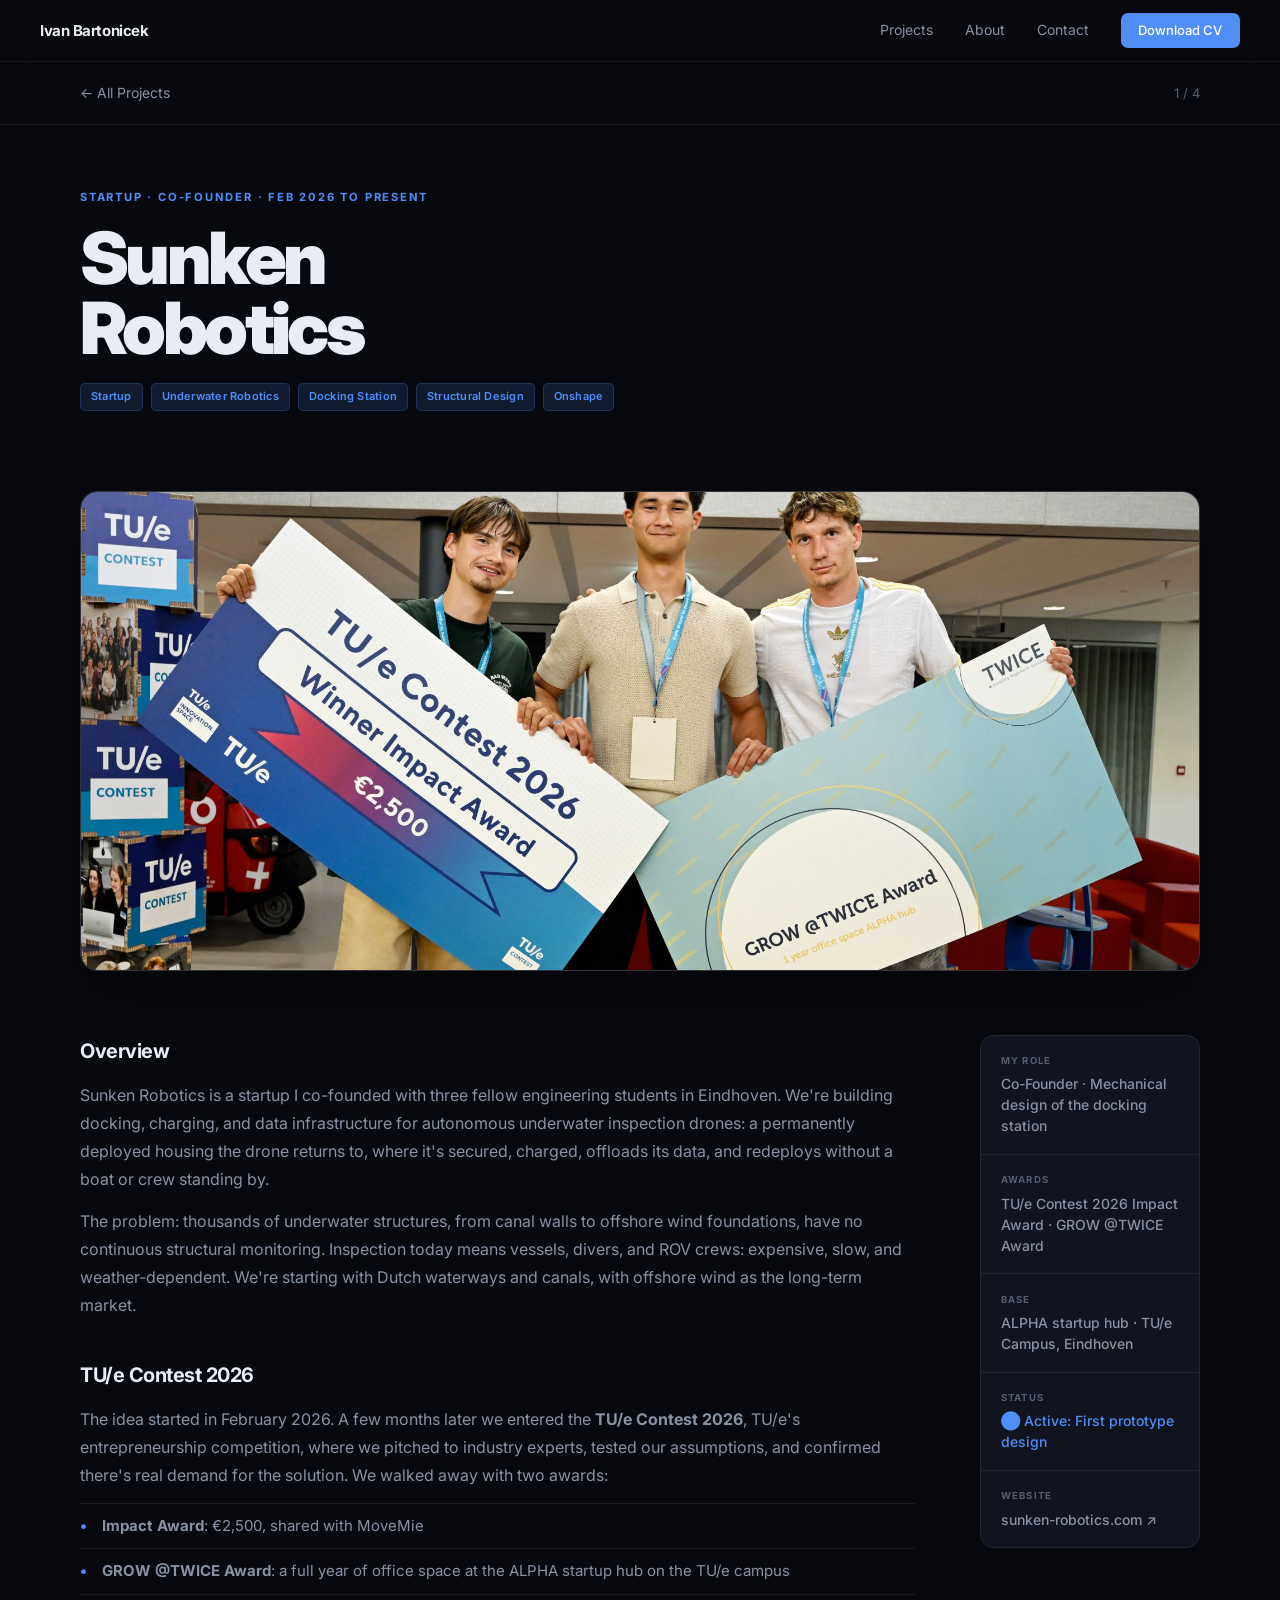
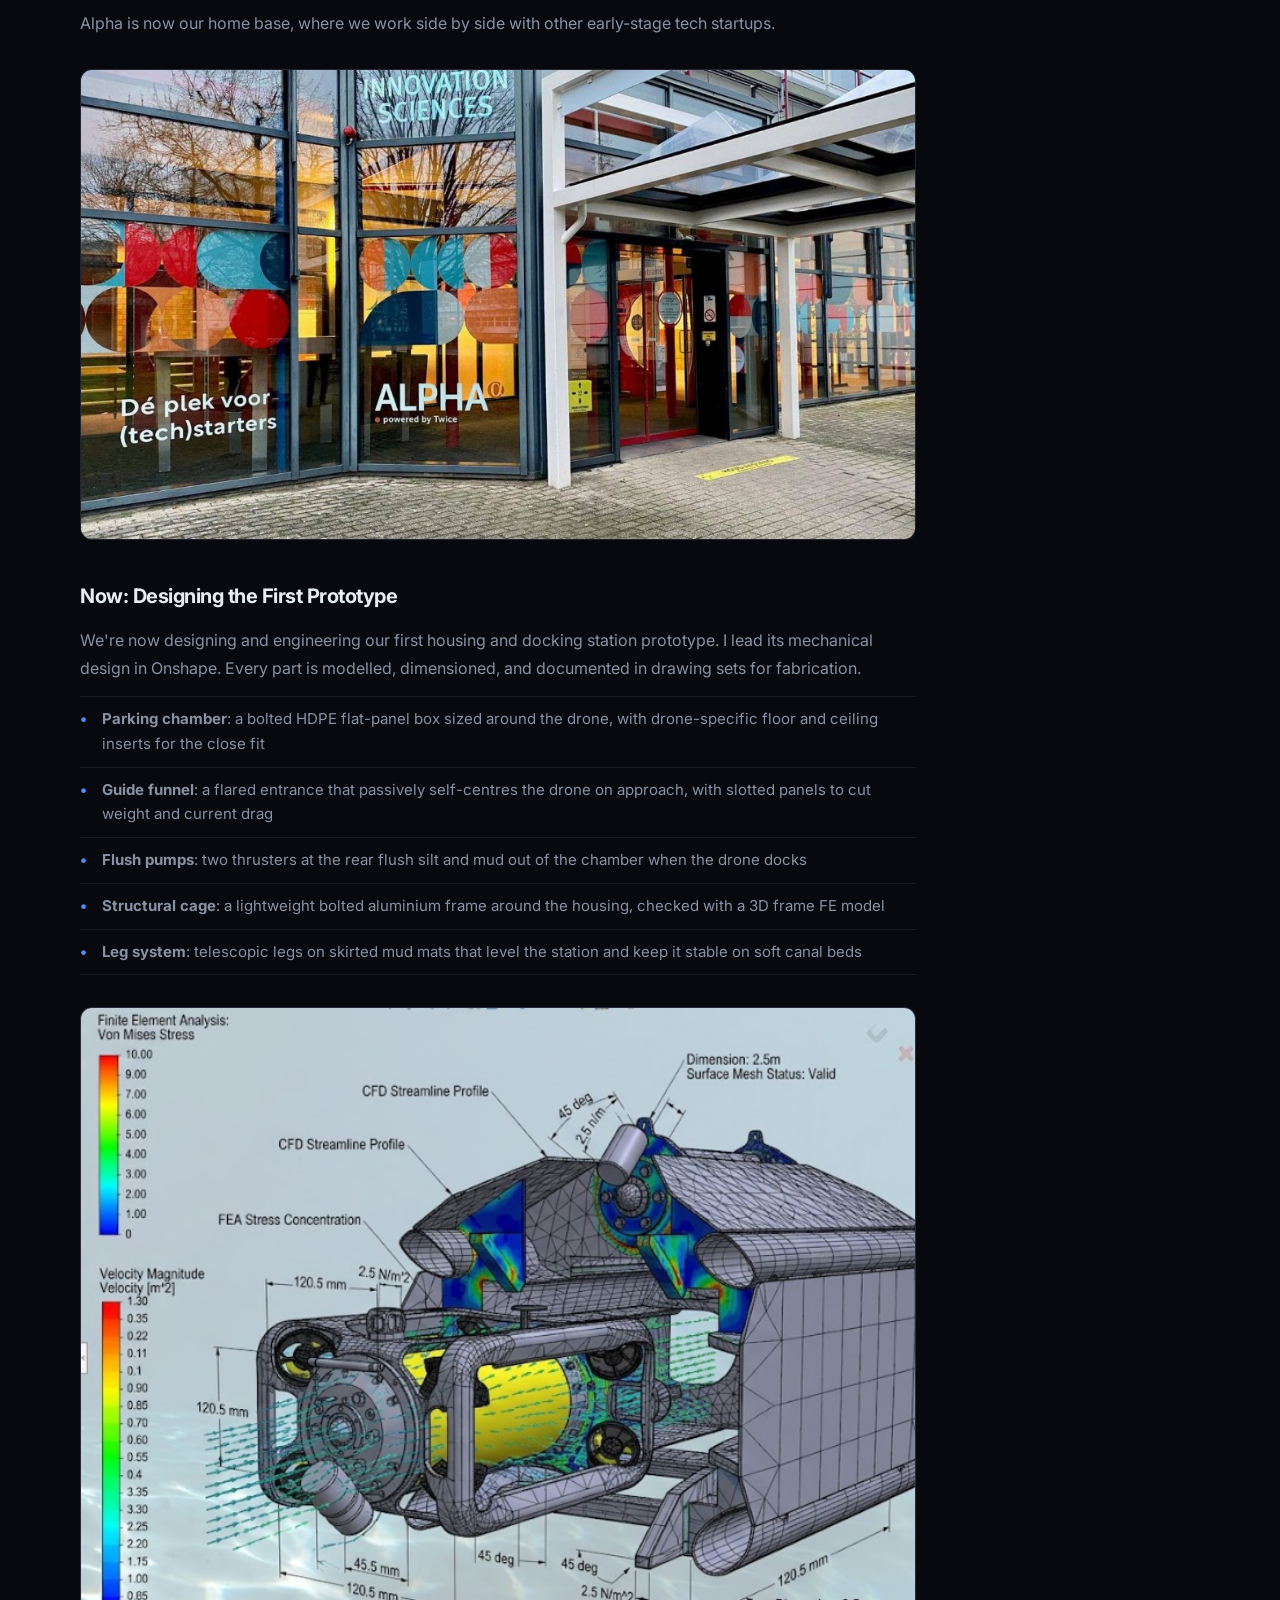
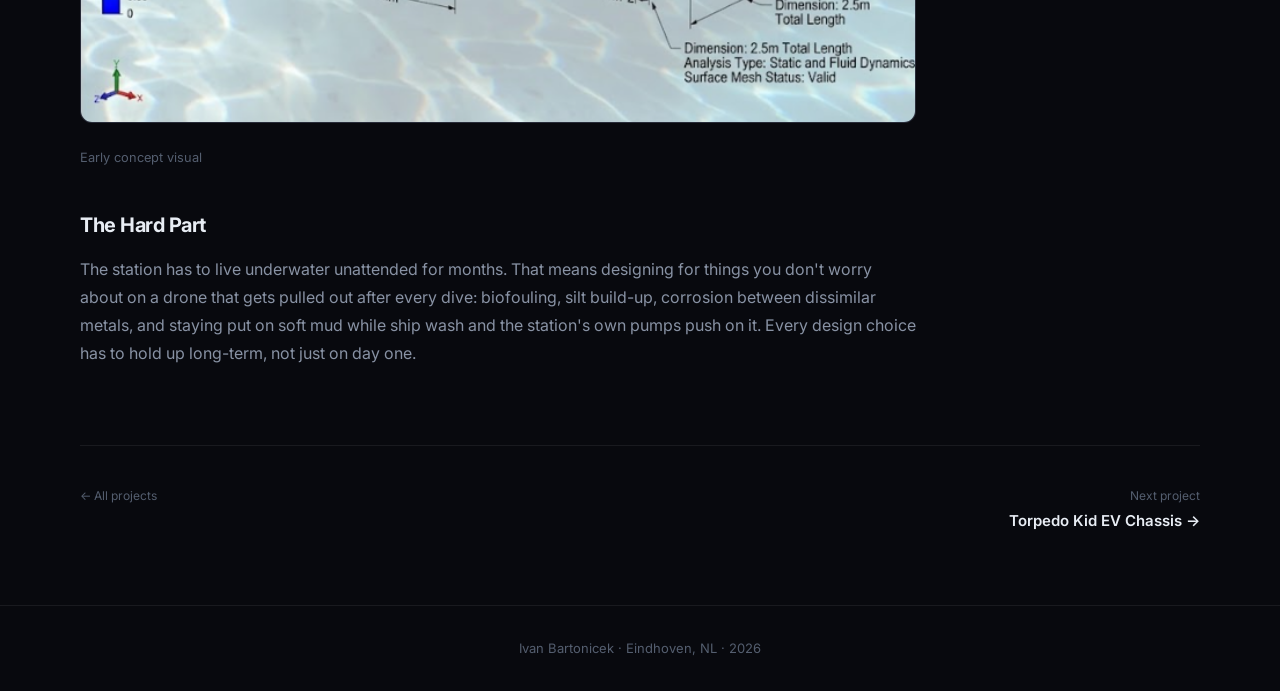
<file: sunken.html>
<!DOCTYPE html>
<html lang="en">
<head>
  <meta charset="UTF-8">
  <meta name="viewport" content="width=device-width, initial-scale=1.0">
  <title>Sunken Robotics | Ivan Bartonicek</title>
  <link rel="stylesheet" href="style.css?v=16">
  <link rel="preconnect" href="https://fonts.googleapis.com">
  <link rel="preconnect" href="https://fonts.gstatic.com" crossorigin>
  <link href="https://fonts.googleapis.com/css2?family=Inter:ital,opsz,wght@0,14..32,300..900;1,14..32,300..900&display=swap" rel="stylesheet">
</head>
<body>
  <nav id="nav" class="scrolled">
    <a href="index.html" class="nav-logo">Ivan Bartonicek</a>
    <div class="nav-links">
      <a href="index.html#projects" class="hide-sm">Projects</a>
      <a href="index.html#about" class="hide-sm">About</a>
      <a href="index.html#contact">Contact</a>
      <a href="cv.pdf" download class="nav-cta">Download CV</a>
    </div>
  </nav>

  <div class="project-nav-bar">
    <div class="container">
      <div class="project-nav-inner">
        <a href="index.html#projects" class="back-link">← All Projects</a>
        <span class="project-count">1 / 4</span>
      </div>
    </div>
  </div>

  <section class="project-hero-section">
    <div class="container">
      <p class="project-eyebrow">Startup · Co-Founder · Feb 2026 to Present</p>
      <h1 class="project-title">Sunken<br>Robotics</h1>
      <div class="project-tags">
        <span class="tag">Startup</span>
        <span class="tag">Underwater Robotics</span>
        <span class="tag">Docking Station</span>
        <span class="tag">Structural Design</span>
        <span class="tag">Onshape</span>
      </div>
    </div>
  </section>

  <div class="container">
    <img src="images/sunken-award.jpg" alt="Sunken Robotics team with the TU/e Contest 2026 Impact Award and GROW @TWICE Award" class="project-cover">

    <div class="project-page-body">
      <div class="project-content-full">
        <h2>Overview</h2>
        <p>Sunken Robotics is a startup I co-founded with three fellow engineering students in Eindhoven. We're building docking, charging, and data infrastructure for autonomous underwater inspection drones: a permanently deployed housing the drone returns to, where it's secured, charged, offloads its data, and redeploys without a boat or crew standing by.</p>
        <p>The problem: thousands of underwater structures, from canal walls to offshore wind foundations, have no continuous structural monitoring. Inspection today means vessels, divers, and ROV crews: expensive, slow, and weather-dependent. We're starting with Dutch waterways and canals, with offshore wind as the long-term market.</p>

        <h2>TU/e Contest 2026</h2>
        <p>The idea started in February 2026. A few months later we entered the <strong>TU/e Contest 2026</strong>, TU/e's entrepreneurship competition, where we pitched to industry experts, tested our assumptions, and confirmed there's real demand for the solution. We walked away with two awards:</p>
        <ul>
          <li><strong>Impact Award</strong>: €2,500, shared with MoveMie</li>
          <li><strong>GROW @TWICE Award</strong>: a full year of office space at the ALPHA startup hub on the TU/e campus</li>
        </ul>
        <p>Alpha is now our home base, where we work side by side with other early-stage tech startups.</p>

        <img src="images/sunken-alpha.jpg" alt="ALPHA startup hub, TU/e campus" class="content-image">

        <h2>Now: Designing the First Prototype</h2>
        <p>We're now designing and engineering our first housing and docking station prototype. I lead its mechanical design in Onshape. Every part is modelled, dimensioned, and documented in drawing sets for fabrication.</p>
        <ul>
          <li><strong>Parking chamber</strong>: a bolted HDPE flat-panel box sized around the drone, with drone-specific floor and ceiling inserts for the close fit</li>
          <li><strong>Guide funnel</strong>: a flared entrance that passively self-centres the drone on approach, with slotted panels to cut weight and current drag</li>
          <li><strong>Flush pumps</strong>: two thrusters at the rear flush silt and mud out of the chamber when the drone docks</li>
          <li><strong>Structural cage</strong>: a lightweight bolted aluminium frame around the housing, checked with a 3D frame FE model</li>
          <li><strong>Leg system</strong>: telescopic legs on skirted mud mats that level the station and keep it stable on soft canal beds</li>
        </ul>

        <img src="images/sunken-concept.png" alt="Sunken Robotics docking station concept" class="content-image contain">
        <p style="font-size:0.8rem;color:var(--text-3);margin-top:-0.5rem;">Early concept visual</p>

        <h2>The Hard Part</h2>
        <p>The station has to live underwater unattended for months. That means designing for things you don't worry about on a drone that gets pulled out after every dive: biofouling, silt build-up, corrosion between dissimilar metals, and staying put on soft mud while ship wash and the station's own pumps push on it. Every design choice has to hold up long-term, not just on day one.</p>
      </div>

      <div class="project-stats-strip">
        <div class="pstat">
          <div class="pstat-label">My Role</div>
          <div class="pstat-value">Co-Founder · Mechanical design of the docking station</div>
        </div>
        <div class="pstat">
          <div class="pstat-label">Awards</div>
          <div class="pstat-value">TU/e Contest 2026 Impact Award · GROW @TWICE Award</div>
        </div>
        <div class="pstat">
          <div class="pstat-label">Base</div>
          <div class="pstat-value">ALPHA startup hub · TU/e Campus, Eindhoven</div>
        </div>
        <div class="pstat">
          <div class="pstat-label">Status</div>
          <div class="pstat-value pstat-blue">⬤ Active: First prototype design</div>
        </div>
        <div class="pstat">
          <div class="pstat-label">Website</div>
          <div class="pstat-value"><a href="https://www.sunken-robotics.com/" target="_blank" rel="noopener">sunken-robotics.com ↗</a></div>
        </div>
      </div>
    </div>

    <div class="project-pagination">
      <a href="index.html#projects" class="page-link">
        <span class="page-link-label">← All projects</span>
      </a>
      <a href="torpedo.html" class="page-link" style="text-align:right">
        <span class="page-link-label">Next project</span>
        <span class="page-link-name">Torpedo Kid EV Chassis →</span>
      </a>
    </div>
  </div>

  <footer>
    <div class="container">Ivan Bartonicek · Eindhoven, NL · 2026</div>
  </footer>
</body>
</html>
</file>
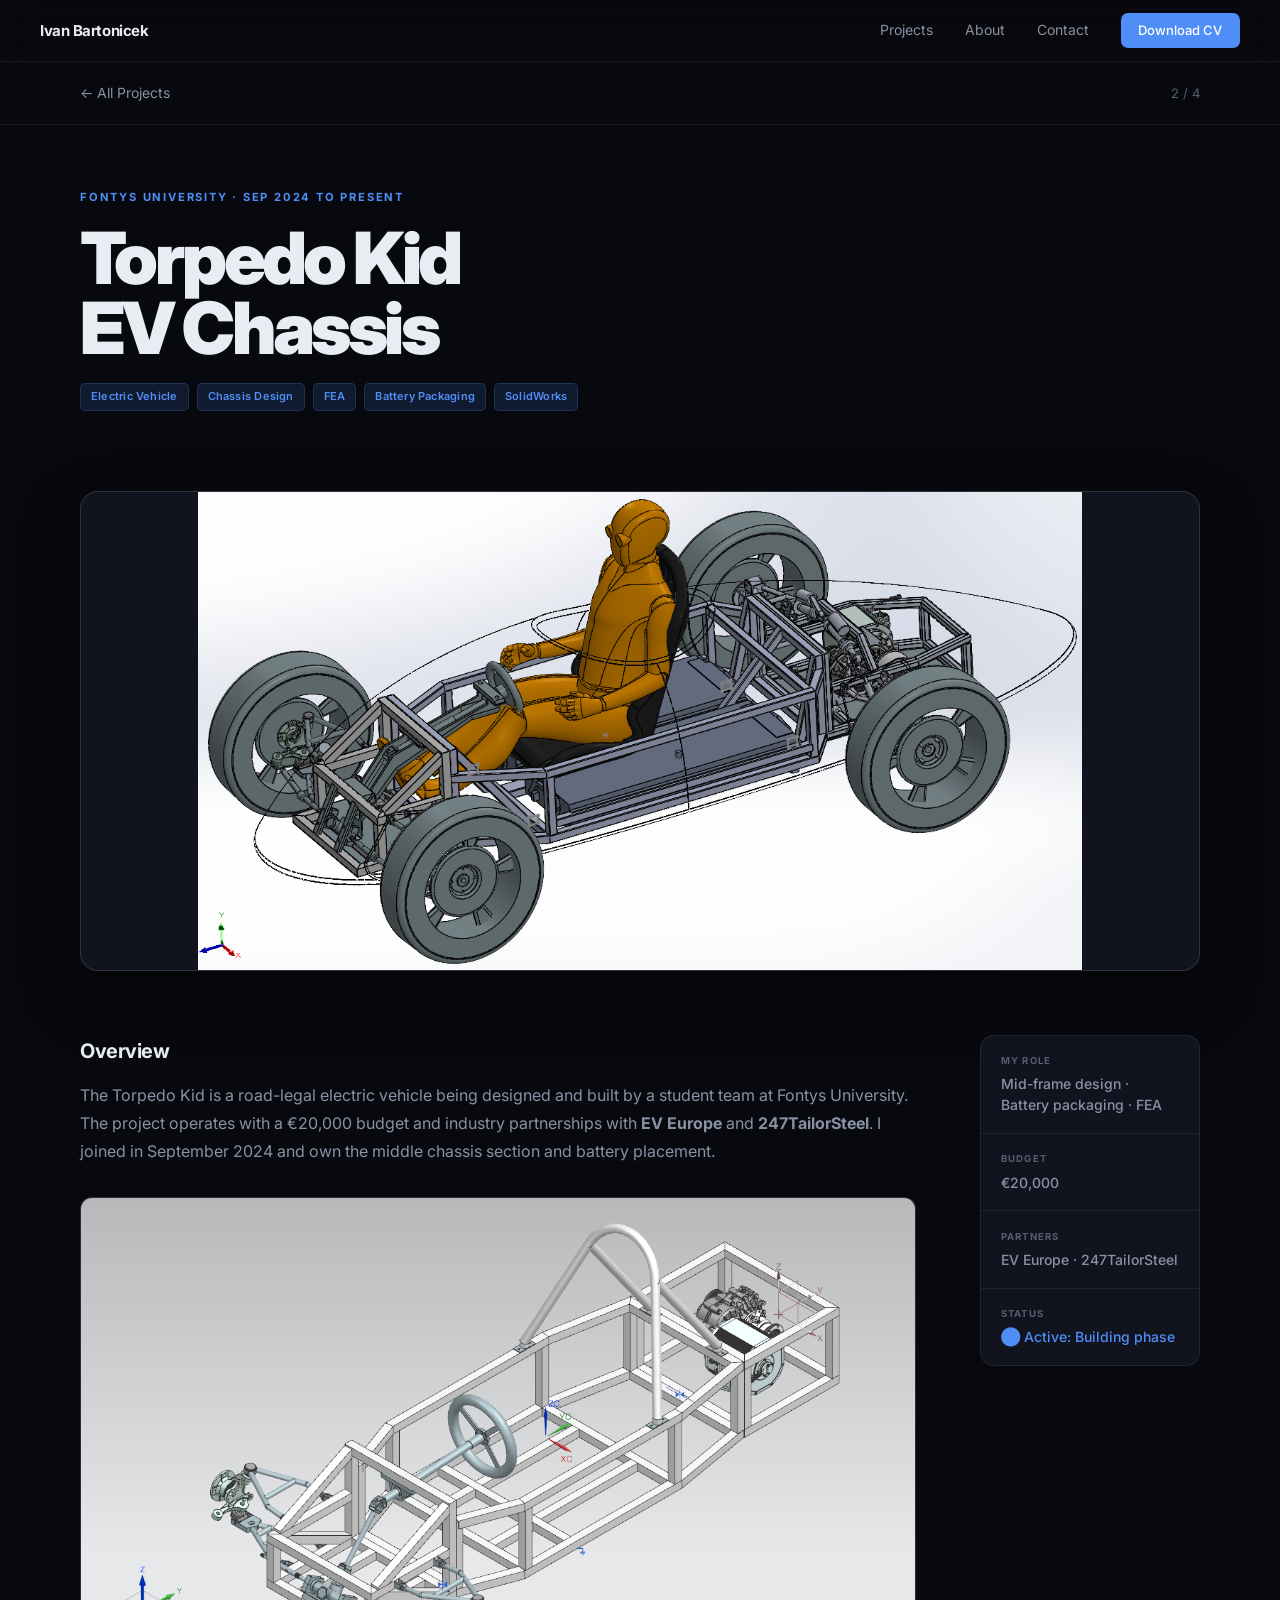
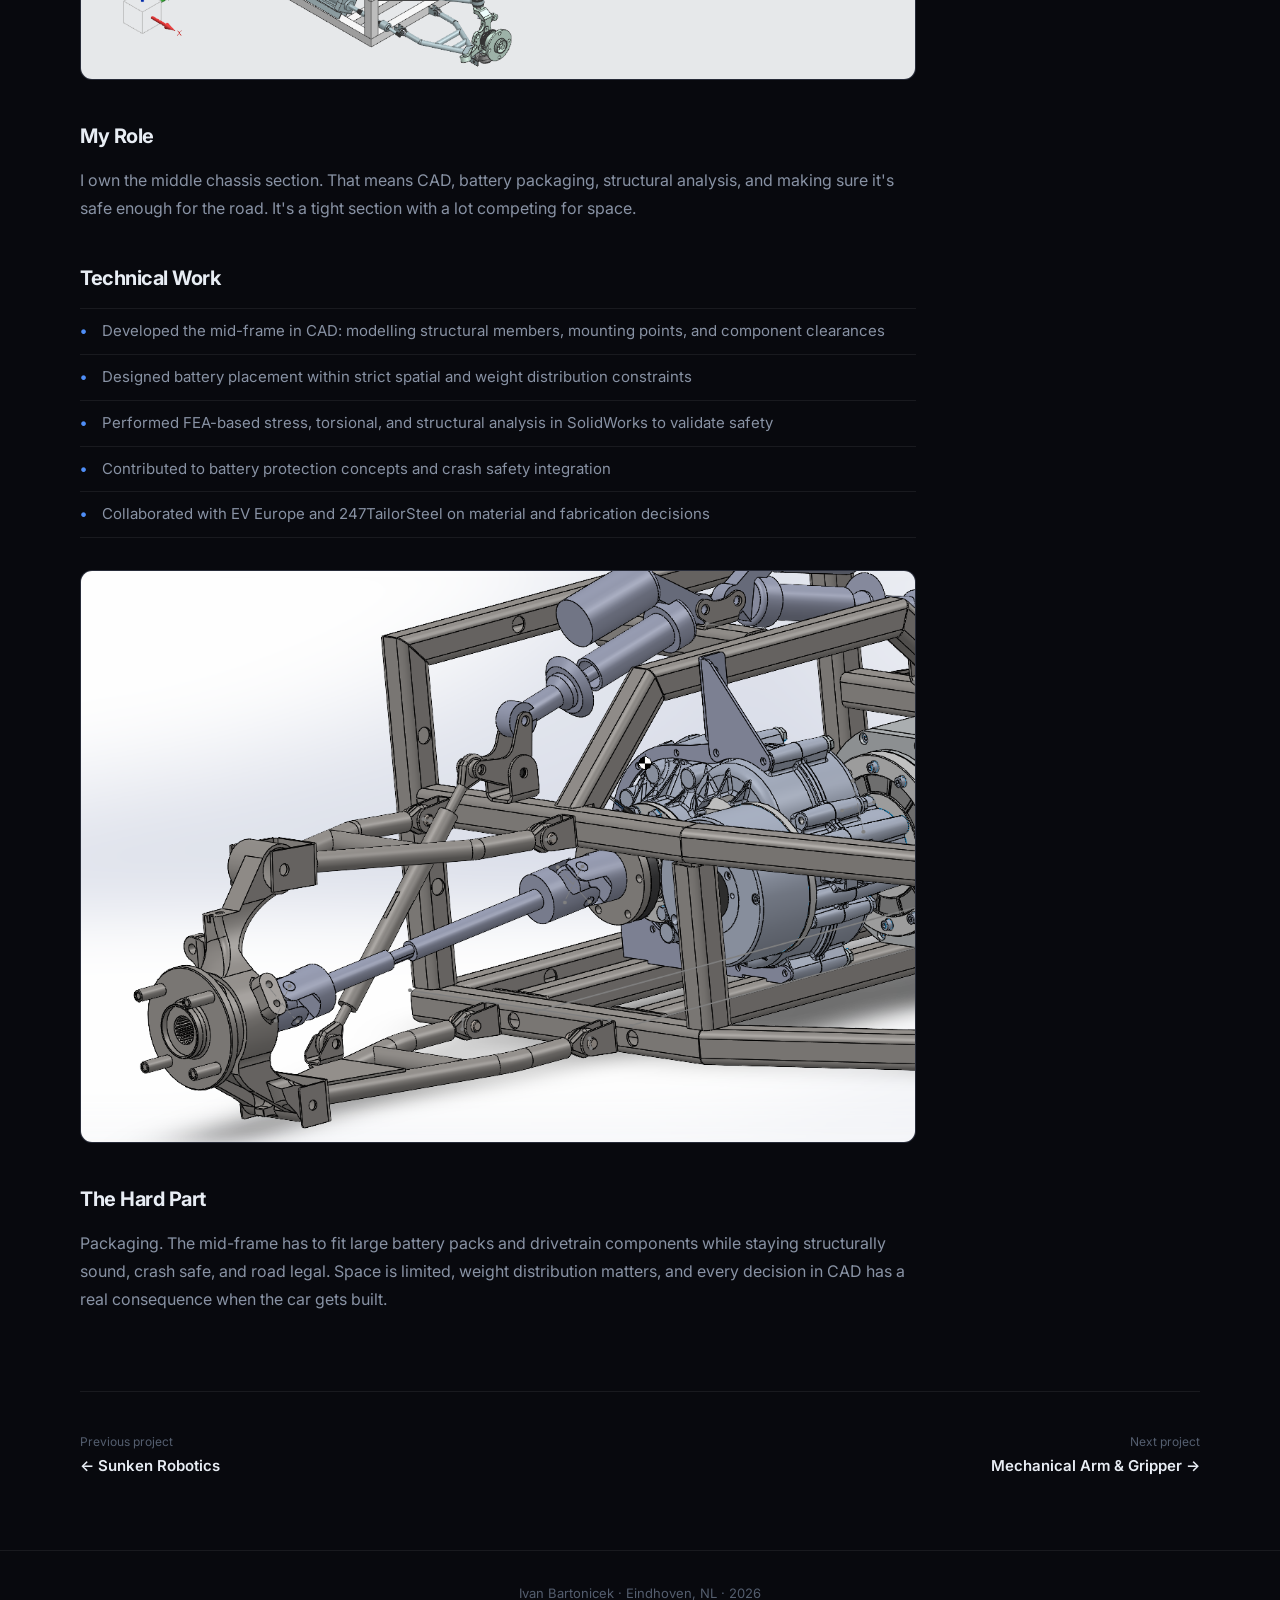
<file: torpedo.html>
<!DOCTYPE html>
<html lang="en">
<head>
  <meta charset="UTF-8">
  <meta name="viewport" content="width=device-width, initial-scale=1.0">
  <title>Torpedo Kid EV Chassis | Ivan Bartonicek</title>
  <link rel="stylesheet" href="style.css?v=16">
  <link rel="preconnect" href="https://fonts.googleapis.com">
  <link rel="preconnect" href="https://fonts.gstatic.com" crossorigin>
  <link href="https://fonts.googleapis.com/css2?family=Inter:ital,opsz,wght@0,14..32,300..900;1,14..32,300..900&display=swap" rel="stylesheet">
</head>
<body>
  <nav id="nav" class="scrolled">
    <a href="index.html" class="nav-logo">Ivan Bartonicek</a>
    <div class="nav-links">
      <a href="index.html#projects" class="hide-sm">Projects</a>
      <a href="index.html#about" class="hide-sm">About</a>
      <a href="index.html#contact">Contact</a>
      <a href="cv.pdf" download class="nav-cta">Download CV</a>
    </div>
  </nav>

  <div class="project-nav-bar">
    <div class="container">
      <div class="project-nav-inner">
        <a href="index.html#projects" class="back-link">← All Projects</a>
        <span class="project-count">2 / 4</span>
      </div>
    </div>
  </div>

  <section class="project-hero-section">
    <div class="container">
      <p class="project-eyebrow">Fontys University · Sep 2024 to Present</p>
      <h1 class="project-title">Torpedo Kid<br>EV Chassis</h1>
      <div class="project-tags">
        <span class="tag">Electric Vehicle</span>
        <span class="tag">Chassis Design</span>
        <span class="tag">FEA</span>
        <span class="tag">Battery Packaging</span>
        <span class="tag">SolidWorks</span>
      </div>
    </div>
  </section>

  <div class="container">
    <img src="images/torpedo-full.png" alt="Torpedo Kid, full EV chassis CAD with driver" class="project-cover" style="object-fit:contain;">

    <div class="project-page-body">
      <div class="project-content-full">
        <h2>Overview</h2>
        <p>The Torpedo Kid is a road-legal electric vehicle being designed and built by a student team at Fontys University. The project operates with a €20,000 budget and industry partnerships with <strong>EV Europe</strong> and <strong>247TailorSteel</strong>. I joined in September 2024 and own the middle chassis section and battery placement.</p>

        <img src="images/torpedo-frame.png" alt="Frame and drivetrain layout" class="content-image contain">

        <h2>My Role</h2>
        <p>I own the middle chassis section. That means CAD, battery packaging, structural analysis, and making sure it's safe enough for the road. It's a tight section with a lot competing for space.</p>

        <h2>Technical Work</h2>
        <ul>
          <li>Developed the mid-frame in CAD: modelling structural members, mounting points, and component clearances</li>
          <li>Designed battery placement within strict spatial and weight distribution constraints</li>
          <li>Performed FEA-based stress, torsional, and structural analysis in SolidWorks to validate safety</li>
          <li>Contributed to battery protection concepts and crash safety integration</li>
          <li>Collaborated with EV Europe and 247TailorSteel on material and fabrication decisions</li>
        </ul>

        <img src="images/torpedo-driveshaft.png" alt="Drive shaft and suspension detail" class="content-image contain">

        <h2>The Hard Part</h2>
        <p>Packaging. The mid-frame has to fit large battery packs and drivetrain components while staying structurally sound, crash safe, and road legal. Space is limited, weight distribution matters, and every decision in CAD has a real consequence when the car gets built.</p>
      </div>

      <div class="project-stats-strip">
        <div class="pstat">
          <div class="pstat-label">My Role</div>
          <div class="pstat-value">Mid-frame design · Battery packaging · FEA</div>
        </div>
        <div class="pstat">
          <div class="pstat-label">Budget</div>
          <div class="pstat-value">€20,000</div>
        </div>
        <div class="pstat">
          <div class="pstat-label">Partners</div>
          <div class="pstat-value">EV Europe · 247TailorSteel</div>
        </div>
        <div class="pstat">
          <div class="pstat-label">Status</div>
          <div class="pstat-value pstat-blue">⬤ Active: Building phase</div>
        </div>
      </div>
    </div>

    <div class="project-pagination">
      <a href="sunken.html" class="page-link">
        <span class="page-link-label">Previous project</span>
        <span class="page-link-name">← Sunken Robotics</span>
      </a>
      <a href="arm.html" class="page-link" style="text-align:right">
        <span class="page-link-label">Next project</span>
        <span class="page-link-name">Mechanical Arm & Gripper →</span>
      </a>
    </div>
  </div>

  <footer>
    <div class="container">Ivan Bartonicek · Eindhoven, NL · 2026</div>
  </footer>
</body>
</html>
</file>
<file: style.css>
/* ─── Variables ───────────────────────── */
:root {
  --bg:          #08090E;
  --bg-2:        #0D0F18;
  --surface:     #11141F;
  --surface-2:   #181C2A;
  --text:        #E8EDF4;
  --text-2:      #8892A4;
  --text-3:      #545E6F;
  --accent:      #4F8EF7;
  --accent-dim:  rgba(79,142,247,0.14);
  --accent-glow: rgba(79,142,247,0.3);
  --border:      rgba(255,255,255,0.07);
  --border-2:    rgba(255,255,255,0.13);
  --radius:      14px;
  --t:           0.22s ease;
  --max:         1200px;
  --font:        'Inter', -apple-system, BlinkMacSystemFont, sans-serif;
  --parallax-y:  0px;
}

/* ─── Reset ───────────────────────────── */
*, *::before, *::after { box-sizing: border-box; margin: 0; padding: 0; }
html { scroll-behavior: smooth; }
body {
  font-family: var(--font);
  background: var(--bg);
  color: var(--text);
  line-height: 1.6;
  -webkit-font-smoothing: antialiased;
  overflow-x: hidden;
}
/* Everything above the background layer */
nav, section, footer, .container { position: relative; z-index: 1; }
img { max-width: 100%; display: block; }
a { text-decoration: none; color: inherit; }

/* ─── Full-page background ────────────── */
.page-grid {
  position: fixed; inset: 0; z-index: 0; pointer-events: none;
  background-image:
    linear-gradient(rgba(79,142,247,0.035) 1px, transparent 1px),
    linear-gradient(90deg, rgba(79,142,247,0.035) 1px, transparent 1px);
  background-size: 72px 72px;
  will-change: transform;
}
.bg-orb {
  position: fixed; border-radius: 50%;
  pointer-events: none; z-index: 0;
  filter: blur(90px); will-change: transform;
}
.bg-orb-1 {
  width: 720px; height: 720px;
  background: radial-gradient(circle, rgba(79,142,247,0.13) 0%, transparent 70%);
  top: -180px; left: -180px;
}
.bg-orb-2 {
  width: 560px; height: 560px;
  background: radial-gradient(circle, rgba(120,100,255,0.09) 0%, transparent 70%);
  top: 55vh; right: -140px;
}
.bg-orb-3 {
  width: 480px; height: 480px;
  background: radial-gradient(circle, rgba(79,142,247,0.07) 0%, transparent 70%);
  bottom: 10vh; left: 25%;
}

/* ─── Keyframes ───────────────────────── */
@keyframes fadeInUp {
  from { opacity: 0; transform: translateY(32px); }
  to   { opacity: 1; transform: translateY(0); }
}
@keyframes fadeInRight {
  from { opacity: 0; transform: translateX(40px); }
  to   { opacity: 1; transform: translateX(0); }
}
@keyframes float {
  0%, 100% { transform: translateY(0); }
  50%       { transform: translateY(-12px); }
}
@keyframes scrollPulse {
  0%, 100% { transform: translateY(0); opacity: 0.8; }
  50%       { transform: translateY(8px); opacity: 0.2; }
}
@keyframes gradientShift {
  0%, 100% { background-position: 0% 50%; }
  50%       { background-position: 100% 50%; }
}

/* ─── Nav ─────────────────────────────── */
nav {
  position: fixed; top: 0; left: 0; right: 0; z-index: 100;
  height: 62px;
  display: flex; align-items: center; justify-content: space-between;
  padding: 0 2.5rem;
  transition: background var(--t), border-color var(--t);
}
nav.scrolled {
  background: rgba(8,9,14,0.88);
  backdrop-filter: blur(16px); -webkit-backdrop-filter: blur(16px);
  border-bottom: 1px solid var(--border);
}
.nav-logo { font-weight: 700; font-size: 0.9375rem; letter-spacing: -0.03em; }
.nav-links { display: flex; align-items: center; gap: 2rem; }
.nav-links a { font-size: 0.875rem; color: var(--text-2); transition: color var(--t); }
.nav-links a:hover { color: var(--text); }
.nav-cta {
  background: var(--accent) !important; color: #fff !important;
  padding: 0.45rem 1.1rem; border-radius: 7px;
  font-weight: 500; font-size: 0.8125rem !important;
  transition: opacity var(--t), box-shadow var(--t) !important;
}
.nav-cta:hover { opacity: 0.88 !important; box-shadow: 0 0 20px var(--accent-glow) !important; }

/* ─── Container ───────────────────────── */
.container { max-width: var(--max); margin: 0 auto; padding: 0 2.5rem; }

/* ─── Hero ────────────────────────────── */
.hero {
  min-height: 100vh;
  display: flex; align-items: center;
  padding: 7rem 0 5rem;
  position: relative; overflow: hidden;
}
.hero::before {
  content: '';
  position: absolute; inset: 0;
  background-image:
    linear-gradient(rgba(79,142,247,0.045) 1px, transparent 1px),
    linear-gradient(90deg, rgba(79,142,247,0.045) 1px, transparent 1px);
  background-size: 64px 64px;
  transform: translateY(var(--parallax-y));
  pointer-events: none; will-change: transform;
}
.hero::after {
  content: '';
  position: absolute; top: -20%; left: -10%;
  width: 70%; height: 80%;
  background: radial-gradient(ellipse, rgba(79,142,247,0.1) 0%, transparent 70%);
  pointer-events: none;
}
.hero-inner {
  display: grid;
  grid-template-columns: 1.15fr 0.85fr;
  gap: 4rem; align-items: center;
  position: relative; z-index: 1;
}

/* Hero entrance animations */
.hero-eyebrow {
  display: inline-flex; align-items: center; gap: 0.5rem;
  font-size: 0.75rem; font-weight: 600;
  color: var(--accent); letter-spacing: 0.12em;
  text-transform: uppercase; margin-bottom: 1.5rem;
  background: var(--accent-dim);
  border: 1px solid rgba(79,142,247,0.25);
  padding: 0.3rem 0.875rem; border-radius: 100px;
  animation: fadeInUp 0.7s cubic-bezier(0.16,1,0.3,1) 0.05s both;
}
.hero-name {
  font-size: clamp(3.5rem, 7vw, 6rem);
  font-weight: 900; letter-spacing: -0.05em;
  line-height: 0.95; margin-bottom: 1.5rem;
  background: linear-gradient(135deg, #E8EDF4 0%, #8892A4 100%);
  background-size: 200% 200%;
  -webkit-background-clip: text; -webkit-text-fill-color: transparent; background-clip: text;
  animation: fadeInUp 0.8s cubic-bezier(0.16,1,0.3,1) 0.18s both;
}
.hero-subtitle {
  font-size: 1.125rem; color: var(--text-2);
  margin-bottom: 1.25rem;
  animation: fadeInUp 0.7s cubic-bezier(0.16,1,0.3,1) 0.32s both;
}
.hero-desc {
  font-size: 1rem; color: var(--text-2);
  max-width: 440px; line-height: 1.75; margin-bottom: 2.75rem;
  animation: fadeInUp 0.7s cubic-bezier(0.16,1,0.3,1) 0.44s both;
}
.hero-actions {
  display: flex; gap: 0.875rem; flex-wrap: wrap; margin-bottom: 3rem;
  animation: fadeInUp 0.7s cubic-bezier(0.16,1,0.3,1) 0.54s both;
}
.hero-stats {
  display: flex; gap: 2rem;
  padding-top: 2rem; border-top: 1px solid var(--border);
  animation: fadeInUp 0.7s cubic-bezier(0.16,1,0.3,1) 0.68s both;
}
.hstat-num {
  font-size: 1.625rem; font-weight: 800;
  letter-spacing: -0.04em; color: var(--text);
}
.hstat-label { font-size: 0.75rem; color: var(--text-3); margin-top: 0.125rem; }

/* Hero image */
.hero-image-wrap {
  animation: fadeInRight 0.9s cubic-bezier(0.16,1,0.3,1) 0.2s both;
}
.hero-image-inner {
  background: var(--surface);
  border: 1px solid var(--border-2); border-radius: 20px; overflow: hidden;
  box-shadow: 0 32px 80px rgba(0,0,0,0.5), 0 0 0 1px var(--border);
  animation: float 6s ease-in-out infinite;
  will-change: transform;
}
.hero-image-inner img { width: 100%; }
.hero-img-badge {
  position: absolute; bottom: -0.75rem; right: -0.75rem;
  background: var(--surface-2); border: 1px solid var(--border-2);
  border-radius: 11px; padding: 0.7rem 1rem;
  display: flex; align-items: center; gap: 0.5rem;
  box-shadow: 0 8px 24px rgba(0,0,0,0.4);
}
.badge-dot {
  width: 7px; height: 7px; background: #4ADE80;
  border-radius: 50%; flex-shrink: 0;
  animation: pulse 2s infinite;
}
@keyframes pulse {
  0%, 100% { box-shadow: 0 0 0 0 rgba(74,222,128,0.5); }
  50%       { box-shadow: 0 0 0 5px rgba(74,222,128,0); }
}
.badge-text { font-size: 0.8125rem; font-weight: 500; color: var(--text); white-space: nowrap; }

/* Scroll indicator */
.scroll-indicator {
  position: absolute; bottom: 2.5rem; left: 50%; transform: translateX(-50%);
  display: flex; flex-direction: column; align-items: center; gap: 0.5rem;
  font-size: 0.625rem; font-weight: 700; color: var(--text-3);
  letter-spacing: 0.14em; text-transform: uppercase;
  transition: opacity 0.4s ease;
  animation: fadeInUp 0.6s ease 1.2s both;
}
.scroll-indicator-line {
  width: 1px; height: 36px;
  background: linear-gradient(to bottom, var(--accent), transparent);
  animation: scrollPulse 2s ease-in-out infinite;
}


/* ─── Buttons ─────────────────────────── */
.btn-primary {
  background: var(--accent); color: #fff;
  padding: 0.8rem 1.625rem; border-radius: 9px;
  font-size: 0.9375rem; font-weight: 600;
  transition: opacity var(--t), transform var(--t), box-shadow var(--t);
  display: inline-flex; align-items: center; gap: 0.5rem;
}
.btn-primary:hover { opacity: 0.9; transform: translateY(-2px); box-shadow: 0 8px 30px var(--accent-glow); }
.btn-secondary {
  background: transparent; color: var(--text);
  padding: 0.8rem 1.625rem; border-radius: 9px;
  font-size: 0.9375rem; font-weight: 600;
  border: 1px solid var(--border-2);
  transition: border-color var(--t), transform var(--t), background var(--t);
  display: inline-flex; align-items: center; gap: 0.5rem;
}
.btn-secondary:hover { border-color: var(--text-3); transform: translateY(-2px); background: var(--surface); }

/* ─── Section helpers ─────────────────── */
.section-label {
  font-size: 0.7rem; font-weight: 700;
  color: var(--accent); letter-spacing: 0.16em;
  text-transform: uppercase; margin-bottom: 0.75rem;
}
.section-title {
  font-size: clamp(2rem, 3.5vw, 2.875rem);
  font-weight: 800; letter-spacing: -0.04em; line-height: 1.1;
  margin-bottom: 0.875rem; color: var(--text);
}
.section-subtitle { font-size: 1.0625rem; color: var(--text-2); line-height: 1.65; }

/* ─── Scroll reveal ───────────────────── */
.reveal {
  opacity: 0; transform: translateY(28px);
  transition: opacity 0.65s cubic-bezier(0.16,1,0.3,1),
              transform 0.65s cubic-bezier(0.16,1,0.3,1);
}
.reveal.visible { opacity: 1; transform: none; }

/* ─── Projects ────────────────────────── */
.projects { padding: 6rem 0; }
.projects-header { margin-bottom: 5rem; }
.projects-list { display: flex; flex-direction: column; gap: 5rem; }

/* Each project is an open 50/50 split, no box */
.project-row {
  display: grid;
  grid-template-columns: 1fr 1fr;
  gap: 4rem;
  align-items: center;
  min-height: 440px;
}

/* Even rows: text LEFT, image RIGHT */
.project-row:nth-child(even) .project-row-image { order: 2; }
.project-row:nth-child(even) .project-row-body  { order: 1; }

/* Image pane, no border, consistent 16:9 ratio matching World Final */
.project-row-image {
  overflow: hidden;
  border-radius: 14px;
  background: transparent;
  aspect-ratio: 16/9;
  height: auto;
}
.project-row-image img {
  width: 100%; height: 100%;
  object-fit: cover; object-position: center center;
  transition: transform 0.6s cubic-bezier(0.16,1,0.3,1);
  display: block;
}
.project-row:hover .project-row-image img { transform: scale(1.04); }

/* Per-image crop adjustments */
.project-row-image img[src*="torpedo-full"] {
  object-fit: contain; background: var(--bg);
}
.project-row-image img[src*="torpedo-fea"] {
  object-fit: cover; object-position: center 40%; background: var(--bg);
}
.project-row-image img[src*="h2gp-worldfinal"] {
  object-fit: contain; background: var(--bg);
}

/* Text pane */
.project-row-body {
  display: flex; flex-direction: column; justify-content: center;
}
.project-row-meta {
  display: flex; align-items: center; gap: 1rem; margin-bottom: 1.25rem; flex-wrap: wrap;
}
.project-row-num {
  font-size: 0.65rem; font-weight: 800; color: var(--text-3);
  letter-spacing: 0.14em; font-variant-numeric: tabular-nums;
}
.card-tags { display: flex; gap: 0.375rem; flex-wrap: wrap; }
.tag {
  font-size: 0.6875rem; font-weight: 600;
  padding: 0.25rem 0.625rem; border-radius: 5px;
  background: var(--accent-dim); color: var(--accent);
  border: 1px solid rgba(79,142,247,0.2); letter-spacing: 0.02em;
}
.project-row-title {
  font-size: clamp(1.75rem, 3vw, 2.5rem);
  font-weight: 800; letter-spacing: -0.04em;
  color: var(--text); margin-bottom: 1rem; line-height: 1.05;
}
.project-row-desc {
  font-size: 1rem; color: var(--text-2);
  line-height: 1.75; margin-bottom: 2rem; max-width: 420px;
}
.card-link {
  font-size: 0.9375rem; font-weight: 600; color: var(--accent);
  display: inline-flex; align-items: center; gap: 0.5rem;
  transition: gap var(--t);
}
.project-row:hover .card-link { gap: 0.875rem; }

/* ── Scroll slide-in animations ──────── */
.project-row:nth-child(odd)  .project-row-image { opacity: 0; transform: translateX(-50px); }
.project-row:nth-child(even) .project-row-image { opacity: 0; transform: translateX(50px);  }
.project-row-image {
  transition: opacity 0.85s cubic-bezier(0.16,1,0.3,1),
              transform 0.85s cubic-bezier(0.16,1,0.3,1);
}
.project-row-body {
  opacity: 0; transform: translateY(24px);
  transition: opacity 0.75s cubic-bezier(0.16,1,0.3,1) 0.2s,
              transform 0.75s cubic-bezier(0.16,1,0.3,1) 0.2s;
}
.project-row.in-view .project-row-image { opacity: 1; transform: none; }
.project-row.in-view .project-row-body  { opacity: 1; transform: none; }

/* ─── Image scroll fade-in (about / hero) */
.img-reveal {
  opacity: 0; transform: translateY(20px) scale(0.98);
  transition: opacity 0.7s cubic-bezier(0.16,1,0.3,1),
              transform 0.7s cubic-bezier(0.16,1,0.3,1);
}
.img-reveal.img-visible { opacity: 1; transform: translateY(0) scale(1); }

/* ─── Employment ──────────────────────── */
.employment { padding: 6rem 0; border-top: 1px solid var(--border); }
.employment-header { margin-bottom: 2.5rem; }

.emp-card {
  border: 1px solid var(--border); border-radius: 20px;
  background: var(--surface); overflow: hidden;
}
.emp-meta {
  display: flex; align-items: center; gap: 1.25rem;
  padding: 1.5rem 2rem; border-bottom: 1px solid var(--border);
  flex-wrap: wrap;
}
.emp-logo {
  width: 44px; height: 44px; border-radius: 10px;
  background: var(--accent-dim); border: 1px solid rgba(79,142,247,0.3);
  display: flex; align-items: center; justify-content: center;
  font-size: 0.75rem; font-weight: 800; color: var(--accent);
  flex-shrink: 0; letter-spacing: 0.05em;
}
.emp-company { font-size: 1rem; font-weight: 700; color: var(--text); }
.emp-location { font-size: 0.8125rem; color: var(--text-3); margin-top: 0.125rem; }
.emp-role-badge {
  margin-left: auto;
  font-size: 0.75rem; font-weight: 600; color: var(--accent);
  background: var(--accent-dim); border: 1px solid rgba(79,142,247,0.25);
  padding: 0.35rem 0.875rem; border-radius: 100px;
}

.emp-body {
  display: grid; grid-template-columns: 1fr 340px;
  gap: 3rem; padding: 2rem 2rem;
}
.emp-content p { font-size: 0.9375rem; color: var(--text-2); line-height: 1.75; margin-bottom: 1.5rem; }
.emp-work-areas { display: grid; grid-template-columns: 1fr 1fr; gap: 2rem; margin-bottom: 1.5rem; }
.emp-area-title {
  font-size: 0.75rem; font-weight: 700; color: var(--text);
  letter-spacing: 0.04em; margin-bottom: 0.625rem; text-transform: uppercase;
  font-size: 0.7rem; letter-spacing: 0.1em; color: var(--accent);
}
.emp-list { list-style: none; }
.emp-list li {
  font-size: 0.875rem; color: var(--text-2); line-height: 1.6;
  padding: 0.5rem 0 0.5rem 1.25rem; position: relative;
  border-bottom: 1px solid var(--border);
}
.emp-list li:first-child { border-top: 1px solid var(--border); }
.emp-list li::before { content: '•'; position: absolute; left: 0; color: var(--accent); font-weight: 700; }
.emp-tags { display: flex; gap: 0.375rem; flex-wrap: wrap; }

/* Employment images with disclaimer */
.emp-images { display: flex; flex-direction: column; gap: 1rem; }
.emp-img-wrap { display: flex; flex-direction: column; gap: 0.35rem; }
.emp-img { width: 100%; height: 160px; object-fit: cover; display: block; border-radius: 12px; }
.emp-img.contain { object-fit: contain; background: #fff; padding: 0.5rem; }
.emp-logo-img {
  height: 44px; padding: 0 0.75rem; border-radius: 10px; background: #f6f6f6;
  display: flex; align-items: center; flex-shrink: 0;
}
.emp-logo-img img { height: 30px; width: auto; display: block; }
.employment-subheader { margin: 3rem 0 1.25rem; }
.emp-sub-title {
  font-size: 0.75rem; font-weight: 700; letter-spacing: 0.1em;
  text-transform: uppercase; color: var(--text-3);
}
.emp-img-note {
  background: rgba(8,9,14,0.5);
  border: 1px solid var(--border); border-radius: 8px;
  padding: 0.35rem 0.6rem;
  display: flex; align-items: center; gap: 0.5rem;
  font-size: 0.7rem; color: var(--text-3);
}
.emp-note-icon {
  width: 16px; height: 16px; border-radius: 50%;
  background: rgba(250,200,50,0.15); border: 1px solid rgba(250,200,50,0.4);
  display: flex; align-items: center; justify-content: center;
  font-size: 0.6rem; font-weight: 800; color: #FBBF24;
  flex-shrink: 0;
}

@media (max-width: 960px) {
  .emp-body { grid-template-columns: 1fr; }
  .emp-images { flex-direction: row; }
  .emp-img { height: 140px; }
}
@media (max-width: 640px) {
  .emp-work-areas { grid-template-columns: 1fr; gap: 1rem; }
  .emp-images { flex-direction: column; }
  .emp-meta { gap: 0.75rem; }
  .emp-role-badge { margin-left: 0; }
  .emp-body { padding: 1.5rem; }
}

/* ─── About / Skills ──────────────────── */
.about {
  padding: 6rem 0; border-top: 1px solid var(--border);
  background: linear-gradient(180deg, var(--bg) 0%, var(--bg-2) 100%);
}
.about-inner { display: grid; grid-template-columns: 280px 1fr 1fr; gap: 4rem; align-items: start; }

/* About photo */
.about-photo-col { position: sticky; top: 88px; }
.about-photo {
  width: 100%; height: 420px;
  object-fit: cover; object-position: center 58%;
  border-radius: 18px;
  border: 1px solid var(--border-2);
  box-shadow: 0 24px 60px rgba(0,0,0,0.45);
  display: block;
}
.about-text p { font-size: 1rem; color: var(--text-2); line-height: 1.75; margin-bottom: 1rem; }
.stats-row {
  display: flex; gap: 2.5rem; margin-top: 2.5rem;
  padding-top: 2rem; border-top: 1px solid var(--border);
}
.stat-num { font-size: 2rem; font-weight: 800; letter-spacing: -0.05em; color: var(--text); }
.stat-label { font-size: 0.78rem; color: var(--text-3); margin-top: 0.125rem; }
.skills-group { margin-bottom: 1.75rem; }
.skills-group:last-child { margin-bottom: 0; }
.skills-group-label {
  font-size: 0.68rem; font-weight: 700; color: var(--text-3);
  letter-spacing: 0.12em; text-transform: uppercase; margin-bottom: 0.625rem;
}
.skills-chips { display: flex; flex-wrap: wrap; gap: 0.5rem; }
.skill-chip {
  font-size: 0.8125rem; padding: 0.375rem 0.75rem;
  border-radius: 7px; border: 1px solid var(--border-2);
  color: var(--text-2); background: var(--surface);
  transition: color var(--t), border-color var(--t), transform var(--t);
  cursor: default;
}
.skill-chip:hover { color: var(--text); border-color: rgba(79,142,247,0.4); transform: translateY(-1px); }

/* ─── Contact ─────────────────────────── */
.contact {
  padding: 6rem 0; text-align: center;
  border-top: 1px solid var(--border); position: relative; overflow: hidden;
}
.contact::before {
  content: '';
  position: absolute; bottom: 0; left: 50%; transform: translateX(-50%);
  width: 600px; height: 300px;
  background: radial-gradient(ellipse, rgba(79,142,247,0.08) 0%, transparent 70%);
  pointer-events: none;
}
.contact .section-subtitle { margin: 0 auto; max-width: 440px; }
.contact-links {
  display: flex; justify-content: center;
  gap: 1rem; margin-top: 2.5rem; flex-wrap: wrap;
  position: relative; z-index: 1;
}
.contact-link {
  display: flex; align-items: center; gap: 0.5rem;
  font-size: 0.9375rem; color: var(--text-2);
  padding: 0.65rem 1.25rem;
  border: 1px solid var(--border-2); border-radius: 9px;
  background: var(--surface);
  transition: color var(--t), border-color var(--t), transform var(--t), box-shadow var(--t);
}
.contact-link:hover {
  color: var(--text); border-color: rgba(79,142,247,0.4);
  transform: translateY(-2px); box-shadow: 0 4px 20px rgba(0,0,0,0.3);
}

/* ─── Footer ──────────────────────────── */
footer {
  padding: 2rem 0; border-top: 1px solid var(--border);
  text-align: center; font-size: 0.8125rem; color: var(--text-3);
}

/* ─── Project layout: content + vertical stats ── */
.project-page-body {
  display: grid;
  grid-template-columns: 1fr 220px;
  gap: 4rem;
  align-items: start;
  margin-bottom: 4rem;
}

/* Vertical stats strip */
.project-stats-strip {
  position: sticky; top: 88px;
  display: flex; flex-direction: column; gap: 0;
  border: 1px solid var(--border); border-radius: 14px;
  background: var(--surface); overflow: hidden;
}
.pstat {
  padding: 1.1rem 1.25rem;
  display: flex; flex-direction: column; gap: 0.3rem;
  border-bottom: 1px solid var(--border);
}
.pstat:last-child { border-bottom: none; }
.pstat-label {
  font-size: 0.6rem; font-weight: 700; color: var(--text-3);
  letter-spacing: 0.12em; text-transform: uppercase;
}
.pstat-value { font-size: 0.875rem; color: var(--text-2); line-height: 1.5; font-weight: 500; }
.pstat-green { color: #4ADE80; }
.pstat-blue  { color: var(--accent); }
.pstat-divider { display: none; }

/* Project content column */
.project-content-full { }
.project-content-full h2 {
  font-size: 1.25rem; font-weight: 700; letter-spacing: -0.025em;
  margin-bottom: 0.875rem; margin-top: 2.5rem; color: var(--text);
}
.project-content-full h2:first-child { margin-top: 0; }
.project-content-full p { font-size: 1rem; color: var(--text-2); line-height: 1.75; margin-bottom: 0.875rem; }
.project-content-full ul { list-style: none; margin-bottom: 0.875rem; }
.project-content-full ul li {
  font-size: 0.9375rem; color: var(--text-2); line-height: 1.65;
  padding: 0.625rem 0 0.625rem 1.375rem;
  position: relative; border-bottom: 1px solid var(--border);
}
.project-content-full ul li:first-child { border-top: 1px solid var(--border); }
.project-content-full ul li::before { content: '•'; position: absolute; left: 0; color: var(--accent); font-weight: 700; }

@media (max-width: 768px) {
  .project-page-body { grid-template-columns: 1fr; gap: 2rem; }
  .project-stats-strip { position: static; flex-direction: column; }
  .pstat { border-bottom: 1px solid var(--border); border-right: none; flex: unset; }
  .pstat:last-child { border-bottom: none; }
}

/* ─── Project detail pages ────────────── */
.project-nav-bar { padding: 1.25rem 0; border-bottom: 1px solid var(--border); margin-top: 62px; }
.project-nav-inner { display: flex; align-items: center; justify-content: space-between; }
.back-link {
  display: inline-flex; align-items: center; gap: 0.375rem;
  font-size: 0.875rem; color: var(--text-2); transition: color var(--t);
}
.back-link:hover { color: var(--text); }
.project-count { font-size: 0.8125rem; color: var(--text-3); }
.project-hero-section { padding: 4rem 0 2.5rem; }
.project-eyebrow {
  font-size: 0.7rem; font-weight: 700; color: var(--accent);
  letter-spacing: 0.16em; text-transform: uppercase; margin-bottom: 1rem;
}
.project-title {
  font-size: clamp(2.75rem, 6vw, 4.5rem); font-weight: 900;
  letter-spacing: -0.05em; line-height: 0.97; margin-bottom: 1.25rem;
  background: linear-gradient(150deg, #E8EDF4 40%, #8892A4 100%);
  -webkit-background-clip: text; -webkit-text-fill-color: transparent; background-clip: text;
}
.project-tags { display: flex; gap: 0.5rem; flex-wrap: wrap; }
.project-cover {
  width: 100%; aspect-ratio: 21/9; object-fit: cover;
  border-radius: 18px; background: var(--surface);
  margin: 2.5rem 0 4rem; border: 1px solid var(--border-2);
  box-shadow: 0 24px 60px rgba(0,0,0,0.4);
}
.project-body { display: grid; grid-template-columns: 1fr 300px; gap: 4rem; margin-bottom: 4rem; align-items: start; }
.project-content h2 {
  font-size: 1.25rem; font-weight: 700; letter-spacing: -0.025em;
  margin-bottom: 0.875rem; margin-top: 2.5rem; color: var(--text);
}
.project-content h2:first-child { margin-top: 0; }
.project-content p { font-size: 1rem; color: var(--text-2); line-height: 1.75; margin-bottom: 0.875rem; }
.project-content ul { list-style: none; margin-bottom: 0.875rem; }
.project-content ul li {
  font-size: 0.9375rem; color: var(--text-2); line-height: 1.65;
  padding: 0.625rem 0 0.625rem 1.375rem;
  position: relative; border-bottom: 1px solid var(--border);
}
.project-content ul li:first-child { border-top: 1px solid var(--border); }
.project-content ul li::before { content: '•'; position: absolute; left: 0; color: var(--accent); font-weight: 700; }
.project-sidebar { position: sticky; top: 82px; }
.info-card {
  background: var(--surface); border: 1px solid var(--border);
  border-radius: var(--radius); padding: 1.25rem 1.5rem; margin-bottom: 0.875rem;
}
.info-label {
  font-size: 0.65rem; font-weight: 700; color: var(--text-3);
  letter-spacing: 0.12em; text-transform: uppercase; margin-bottom: 0.5rem;
}
.info-value { font-size: 0.9375rem; color: var(--text-2); line-height: 1.5; }
.result-card {
  background: var(--accent-dim); border: 1px solid rgba(79,142,247,0.25);
  border-radius: var(--radius); padding: 1.25rem 1.5rem;
}
.result-card .info-label { color: var(--accent); }
.result-card .info-value { color: #93C5FD; font-weight: 500; line-height: 1.6; }
/* Inline content images within project body */
.content-image {
  width: 100%; border-radius: 12px; border: 1px solid var(--border);
  background: var(--surface); margin: 2rem 0;
  display: block; object-fit: cover;
}
.content-image.contain { object-fit: contain; background: var(--surface-2); }

.gallery-section { margin-bottom: 4rem; }
.gallery-title { font-size: 1.25rem; font-weight: 700; letter-spacing: -0.025em; margin-bottom: 1.25rem; color: var(--text); }
.gallery-grid { display: grid; grid-template-columns: repeat(2, 1fr); gap: 1rem; }
.gallery-grid.g3 { grid-template-columns: repeat(3, 1fr); }
.gallery-img {
  width: 100%; border-radius: 10px; border: 1px solid var(--border);
  background: var(--surface); aspect-ratio: 4/3; object-fit: cover;
  transition: transform 0.4s cubic-bezier(0.16,1,0.3,1), border-color var(--t);
}
.gallery-img.contain { object-fit: contain; }
.gallery-img:hover { transform: scale(1.02); border-color: var(--border-2); }
.project-pagination {
  display: flex; justify-content: space-between;
  padding: 2.5rem 0; border-top: 1px solid var(--border); margin-bottom: 2rem;
}
.page-link { display: flex; flex-direction: column; gap: 0.2rem; color: var(--text-2); transition: color var(--t); }
.page-link:hover { color: var(--text); }
.page-link-label { font-size: 0.75rem; color: var(--text-3); }
.page-link-name { font-size: 0.9375rem; font-weight: 600; color: var(--text); }

/* ─── Reduced motion ──────────────────── */
@media (prefers-reduced-motion: reduce) {
  .hero-eyebrow, .hero-name, .hero-subtitle, .hero-desc,
  .hero-actions, .hero-stats, .hero-image-wrap,
  .scroll-indicator, .scroll-indicator-line { animation: none !important; opacity: 1 !important; transform: none !important; }
  .hero-image-inner { animation: none !important; }
  .reveal { opacity: 1 !important; transform: none !important; transition: none !important; }
  .project-row, .skill-chip, .contact-link, .gallery-img { transition: none !important; }
}

/* ─── Responsive ──────────────────────── */
@media (max-width: 1100px) {
  .about-inner { grid-template-columns: 220px 1fr 1fr; gap: 2.5rem; }
}

@media (max-width: 960px) {
  /* Hero */
  .hero { min-height: unset; padding: 5.5rem 0 3.5rem; }
  .hero-inner { grid-template-columns: 1fr; gap: 2.5rem; }
  .hero-image-wrap { display: none; }
  .hero-desc { max-width: 100%; }

  /* Projects */
  .projects { padding: 4rem 0; }
  .projects-list { gap: 3rem; }
  .project-row { grid-template-columns: 1fr; gap: 1.25rem; min-height: unset; }
  .project-row:nth-child(even) .project-row-image { order: unset; }
  .project-row:nth-child(even) .project-row-body  { order: unset; }
  .project-row-image { aspect-ratio: 16/9; height: auto; }
  .project-row-body { padding: 0; }
  .project-row-desc { max-width: 100%; }

  /* Employment */
  .employment { padding: 4rem 0; }
  .emp-body { grid-template-columns: 1fr; }
  .emp-images { flex-direction: row; }
  .emp-img { height: 140px; }

  /* About */
  .about { padding: 4rem 0; }
  .about-inner { grid-template-columns: 1fr 1fr; gap: 2.5rem; }
  .about-photo-col { grid-column: 1 / -1; position: static; }
  .about-photo { height: 300px; object-position: center 58%; }

  /* Project detail pages */
  .project-body { grid-template-columns: 1fr; }
  .project-sidebar { position: static; }
  .gallery-grid.g3 { grid-template-columns: 1fr 1fr; }
  .scroll-indicator { display: none; }
}

@media (max-width: 640px) {
  nav { padding: 0 1.25rem; }
  .nav-links .hide-sm { display: none; }
  .container { padding: 0 1.25rem; }

  /* Hero */
  .hero { padding: 4.5rem 0 3rem; }
  .hero-name { font-size: clamp(2.6rem, 10vw, 3.25rem); }
  .hero-subtitle { font-size: 1rem; }
  .hero-desc { font-size: 0.9375rem; margin-bottom: 2rem; }
  .hero-actions { flex-direction: column; gap: 0.75rem; }
  .btn-primary, .btn-secondary { justify-content: center; text-align: center; }
  .hero-stats { gap: 1.5rem; flex-wrap: wrap; padding-top: 1.5rem; }
  .hstat-num { font-size: 1.375rem; }

  /* Projects */
  .projects { padding: 3.5rem 0; }
  .projects-header { margin-bottom: 2.5rem; }
  .projects-list { gap: 2.5rem; }
  .project-row-body { padding: 0; }
  .project-row-title { font-size: clamp(1.5rem, 6vw, 2rem); }

  /* Employment */
  .employment { padding: 3.5rem 0; }
  .emp-meta { gap: 0.75rem; }
  .emp-role-badge { margin-left: 0; }
  .emp-body { padding: 1.25rem; gap: 1.5rem; }
  .emp-work-areas { grid-template-columns: 1fr; gap: 1rem; }
  .emp-images { flex-direction: column; }

  /* About */
  .about { padding: 3.5rem 0; }
  .about-inner { grid-template-columns: 1fr; gap: 2rem; }
  .about-photo { height: 240px; object-position: center 58%; }
  .stats-row { flex-wrap: wrap; gap: 1.5rem; }

  /* Contact */
  .contact { padding: 3.5rem 0; }
  .contact-links { flex-direction: column; align-items: stretch; }
  .contact-link { justify-content: center; }

  /* Gallery */
  .gallery-grid, .gallery-grid.g3 { grid-template-columns: 1fr; }

  /* Project detail pages */
  .project-hero-section { padding: 2.5rem 0 1.5rem; }
  .project-title { font-size: clamp(2rem, 8vw, 2.75rem); }
  .project-cover { aspect-ratio: 4/3; margin: 1.5rem 0 2rem; }
  .project-pagination { flex-direction: column; gap: 1.25rem; }
  .page-link[style*="right"] { text-align: left !important; }
}
</file>
